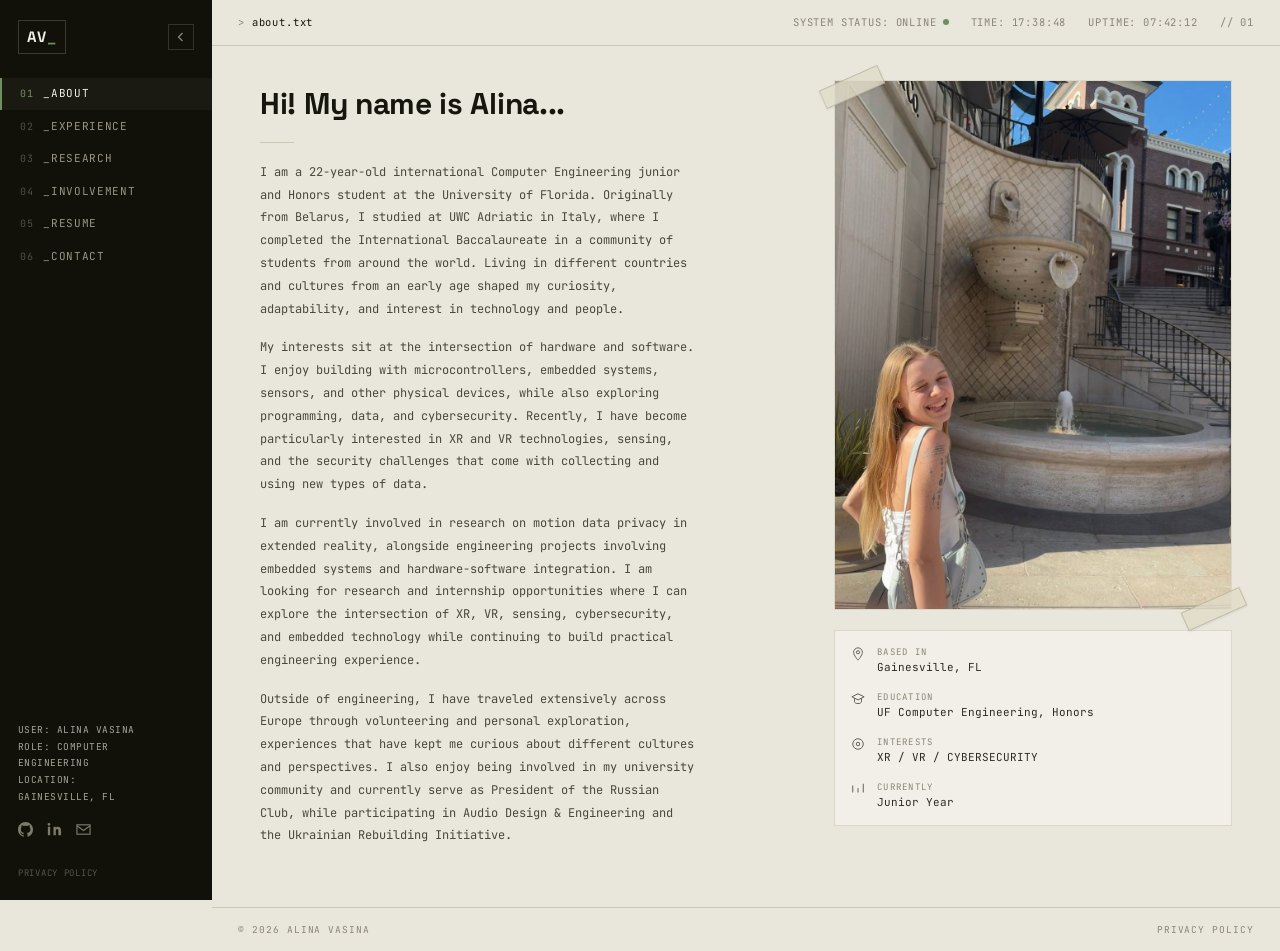
<file: index.html>
<!DOCTYPE html>
<html lang="en">
<head>
<meta charset="utf-8">
<title>Alina Vasina</title>
<meta http-equiv="refresh" content="0; url=about/">
<link rel="canonical" href="about/">
</head>
<body style="font-family:monospace;background:#E9E6DB;color:#16160F;padding:40px">
<p>Redirecting to <a href="about/">about</a>&hellip;</p>
<script>location.replace('about/');</script>
</body>
</html>
</file>
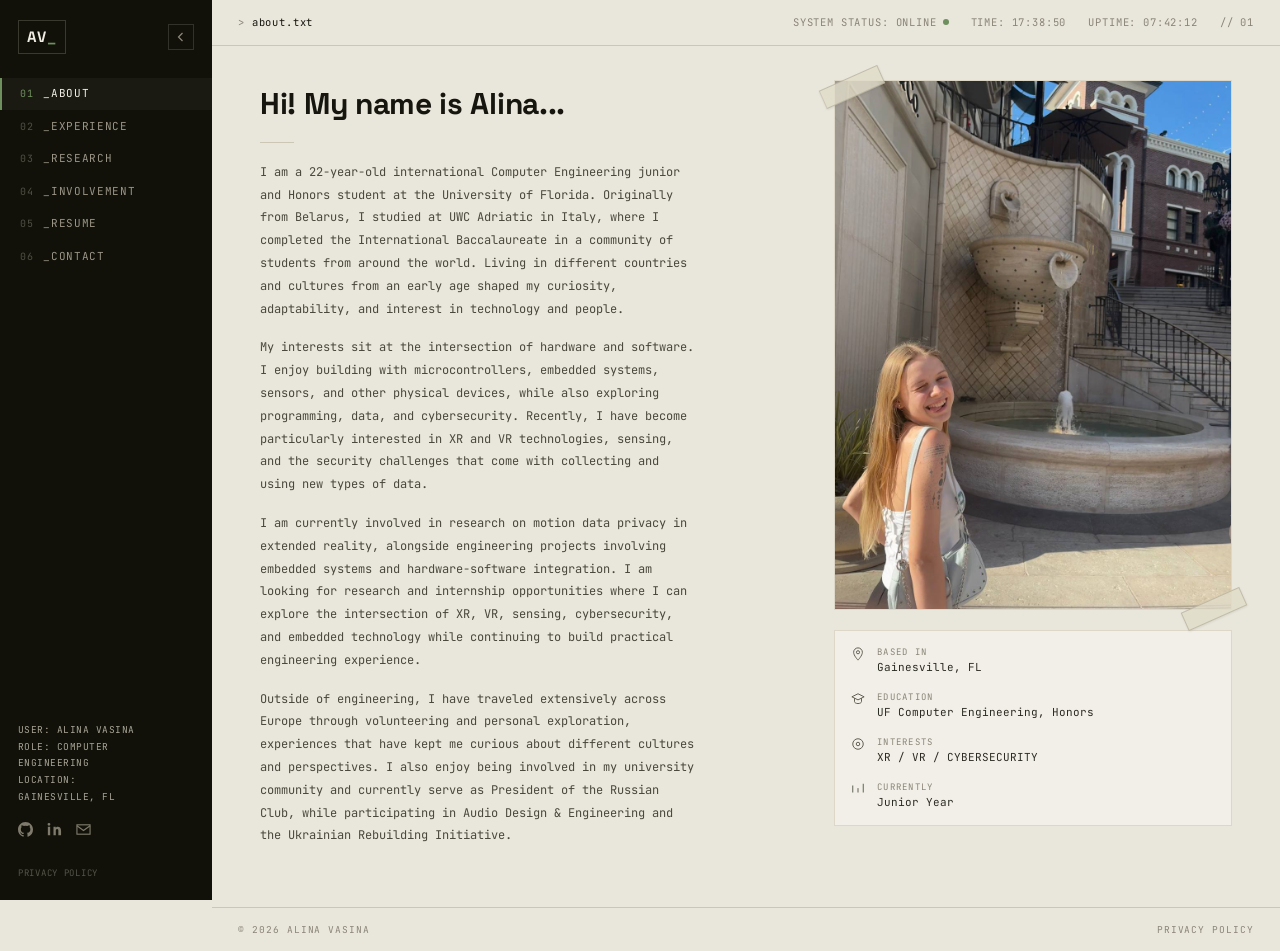
<file: about/index.html>
<!DOCTYPE html>
<html lang="en">
<head>
<meta charset="utf-8">
<meta name="viewport" content="width=device-width, initial-scale=1">
<title>About — Alina Vasina</title>
<meta name="description" content="Alina Vasina — computer engineering student in Gainesville, Florida. Projects, research and involvement.">
<link rel="preconnect" href="https://fonts.googleapis.com">
<link rel="preconnect" href="https://fonts.gstatic.com" crossorigin>
<link href="https://fonts.googleapis.com/css2?family=JetBrains+Mono:wght@400;500;700&family=Space+Grotesk:wght@500;700&display=swap" rel="stylesheet">
<link rel="stylesheet" href="../assets/css/style.css?v=2">
</head>
<body>

<div class="shell" id="shell">
  <aside class="sidebar" id="sidebar">
    <div class="sb-inner">
      <div class="brand">
        <div class="brand-mark">AV<span class="caret">_</span></div>
        <button class="sb-toggle" id="closeBtn" aria-label="Hide menu" aria-expanded="true" aria-controls="sidebar">
          <svg width="12" height="12" viewBox="0 0 12 12" fill="none" stroke="currentColor" stroke-width="1.2"><path d="M7.5 2 3.5 6l4 4"/></svg>
        </button>
      </div>

      <nav class="nav" aria-label="Sections">
        <a href="../about/" aria-current="page"><span class="idx">01</span>_ABOUT</a>
        <a href="../projects/"><span class="idx">02</span>_EXPERIENCE</a>
        <a href="../research/"><span class="idx">03</span>_RESEARCH</a>
        <a href="../involvement/"><span class="idx">04</span>_INVOLVEMENT</a>
        <a href="../resume/"><span class="idx">05</span>_RESUME</a>
        <a href="../contact/"><span class="idx">06</span>_CONTACT</a>
      </nav>

      <div class="sb-foot">
        <div class="meta">
          <b>USER: ALINA VASINA</b>
          <b>ROLE: COMPUTER</b>
          <b>ENGINEERING</b>
          <b>LOCATION:</b>
          <b>GAINESVILLE, FL</b>
        </div>
        <div class="socials">
          <a href="https://github.com/bulbiyy" aria-label="GitHub"><svg width="15" height="15" viewBox="0 0 16 16" fill="currentColor"><path d="M8 0C3.6 0 0 3.6 0 8a8 8 0 0 0 5.5 7.6c.4.1.5-.2.5-.4v-1.4c-2.2.5-2.7-1-2.7-1-.4-.9-.9-1.2-.9-1.2-.7-.5.1-.5.1-.5.8.1 1.2.8 1.2.8.7 1.2 1.9.9 2.4.7.1-.5.3-.9.5-1.1-1.8-.2-3.6-.9-3.6-3.9 0-.9.3-1.6.8-2.1-.1-.2-.4-1 .1-2.1 0 0 .7-.2 2.2.8a7.5 7.5 0 0 1 4 0c1.5-1 2.2-.8 2.2-.8.5 1.1.2 1.9.1 2.1.5.5.8 1.2.8 2.1 0 3-1.8 3.7-3.6 3.9.3.3.5.8.5 1.5v2.2c0 .2.1.5.6.4A8 8 0 0 0 16 8c0-4.4-3.6-8-8-8Z"/></svg></a>
          <a href="https://www.linkedin.com/in/alina-vasina/" aria-label="LinkedIn"><svg width="15" height="15" viewBox="0 0 16 16" fill="currentColor"><path d="M3.4 5H.9v9h2.5V5ZM2.1 1a1.5 1.5 0 1 0 0 3 1.5 1.5 0 0 0 0-3ZM15 9.3C15 6.6 13.6 5 11.6 5c-1.1 0-1.9.6-2.3 1.2V5H6.9v9h2.5V9.4c0-1.1.4-1.9 1.4-1.9s1.3.8 1.3 1.9V14H15V9.3Z"/></svg></a>
          <a href="mailto:alina.andreevna.vasina@gmail.com" aria-label="Email"><svg width="15" height="15" viewBox="0 0 16 16" fill="none" stroke="currentColor" stroke-width="1.2"><rect x="1" y="3" width="14" height="10"/><path d="m1 4 7 5 7-5"/></svg></a>
        </div>
        <div class="sb-legal"><a href="../privacy/">PRIVACY POLICY</a></div>
      </div>
    </div>
  </aside>

  <button class="scrim" id="scrim" tabindex="-1" aria-hidden="true"></button>

  <div class="main">
    <header class="topbar">
      <button class="topbar-toggle" id="openBtn" aria-label="Show menu" aria-expanded="false" aria-controls="sidebar">
        <svg width="14" height="12" viewBox="0 0 14 12" fill="none" stroke="currentColor" stroke-width="1.3"><path d="M0 1h14M0 6h14M0 11h14"/></svg>
      </button>
      <div class="path"><span class="p">&gt;</span> about.txt</div>
      <div class="pagename">ABOUT</div>
      <div class="right">
        <span>SYSTEM STATUS: ONLINE<span class="status-dot"></span></span>
        <span>TIME: <span id="clock">--:--:--</span></span>
        <span>UPTIME: <span id="uptime">--:--:--</span></span>
        <span>// 01</span>
      </div>
    </header>

    <main class="view">
      <div class="two">
        <div>
          <h1 class="h2">Hi! My name is Alina...</h1>
          <div class="rule" style="margin-bottom:18px"></div>
          <p class="sub">I am a 22-year-old international Computer Engineering junior and Honors student at the University of Florida. Originally from Belarus, I studied at UWC Adriatic in Italy, where I completed the International Baccalaureate in a community of students from around the world. Living in different countries and cultures from an early age shaped my curiosity, adaptability, and interest in technology and people.</p>
          <p class="sub">My interests sit at the intersection of hardware and software. I enjoy building with microcontrollers, embedded systems, sensors, and other physical devices, while also exploring programming, data, and cybersecurity. Recently, I have become particularly interested in XR and VR technologies, sensing, and the security challenges that come with collecting and using new types of data.</p>
          <p class="sub">I am currently involved in research on motion data privacy in extended reality, alongside engineering projects involving embedded systems and hardware-software integration. I am looking for research and internship opportunities where I can explore the intersection of XR, VR, sensing, cybersecurity, and embedded technology while continuing to build practical engineering experience.</p>
          <p class="sub">Outside of engineering, I have traveled extensively across Europe through volunteering and personal exploration, experiences that have kept me curious about different cultures and perspectives. I also enjoy being involved in my university community and currently serve as President of the Russian Club, while participating in Audio Design &amp; Engineering and the Ukrainian Rebuilding Initiative.</p>
          </div>

        <div>
          <div class="photo">
            <span class="tape tl"></span><span class="tape br"></span>
            <img src="../assets/img/about_photo.jpg" alt="Portrait of Alina Vasina" width="320" height="400">
          </div>

          <div class="info">
            <div class="r">
              <svg width="14" height="14" viewBox="0 0 16 16" fill="none" stroke="currentColor" stroke-width="1.1"><path d="M8 15s5-5.2 5-9A5 5 0 0 0 3 6c0 3.8 5 9 5 9Z"/><circle cx="8" cy="6" r="1.8"/></svg>
              <div><div class="k">BASED IN</div><div class="v">Gainesville, FL</div></div>
            </div>
            <div class="r">
              <svg width="14" height="14" viewBox="0 0 16 16" fill="none" stroke="currentColor" stroke-width="1.1"><path d="M8 2 1 5.5 8 9l7-3.5L8 2Z"/><path d="M4 7v4c0 1.2 1.8 2.2 4 2.2s4-1 4-2.2V7"/></svg>
              <div><div class="k">EDUCATION</div><div class="v">UF Computer Engineering, Honors</div></div>
            </div>
            <div class="r">
              <svg width="14" height="14" viewBox="0 0 16 16" fill="none" stroke="currentColor" stroke-width="1.1"><circle cx="8" cy="8" r="6"/><circle cx="8" cy="8" r="2"/></svg>
              <div><div class="k">INTERESTS</div><div class="v">XR / VR / CYBERSECURITY</div></div>
            </div>
            <div class="r">
              <svg width="14" height="14" viewBox="0 0 16 16" fill="none" stroke="currentColor" stroke-width="1.1"><path d="M2 12V4M8 12V7M14 12V2"/></svg>
              <div><div class="k">CURRENTLY</div><div class="v">Junior Year</div></div>
            </div>
          </div>
        </div>
      </div>

    </main>

    <footer class="pagefoot">
      <span>© 2026 ALINA VASINA</span>
      <span></span>
      <span><a href="../privacy/">PRIVACY POLICY</a></span>
    </footer>
  </div>
</div>

<div class="modal" id="modal" role="dialog" aria-modal="true" aria-label="Details" hidden>
  <div class="modal-box">
    <div class="modal-head">
      <span class="mt"></span>
      <button class="modal-close" aria-label="Close">
        <svg width="12" height="12" viewBox="0 0 12 12" fill="none" stroke="currentColor" stroke-width="1.2"><path d="M1 1l10 10M11 1L1 11"/></svg>
      </button>
    </div>
    <div class="modal-body"></div>
  </div>
</div>

<script src="../assets/js/site.js?v=2"></script>
</body>
</html>
</file>
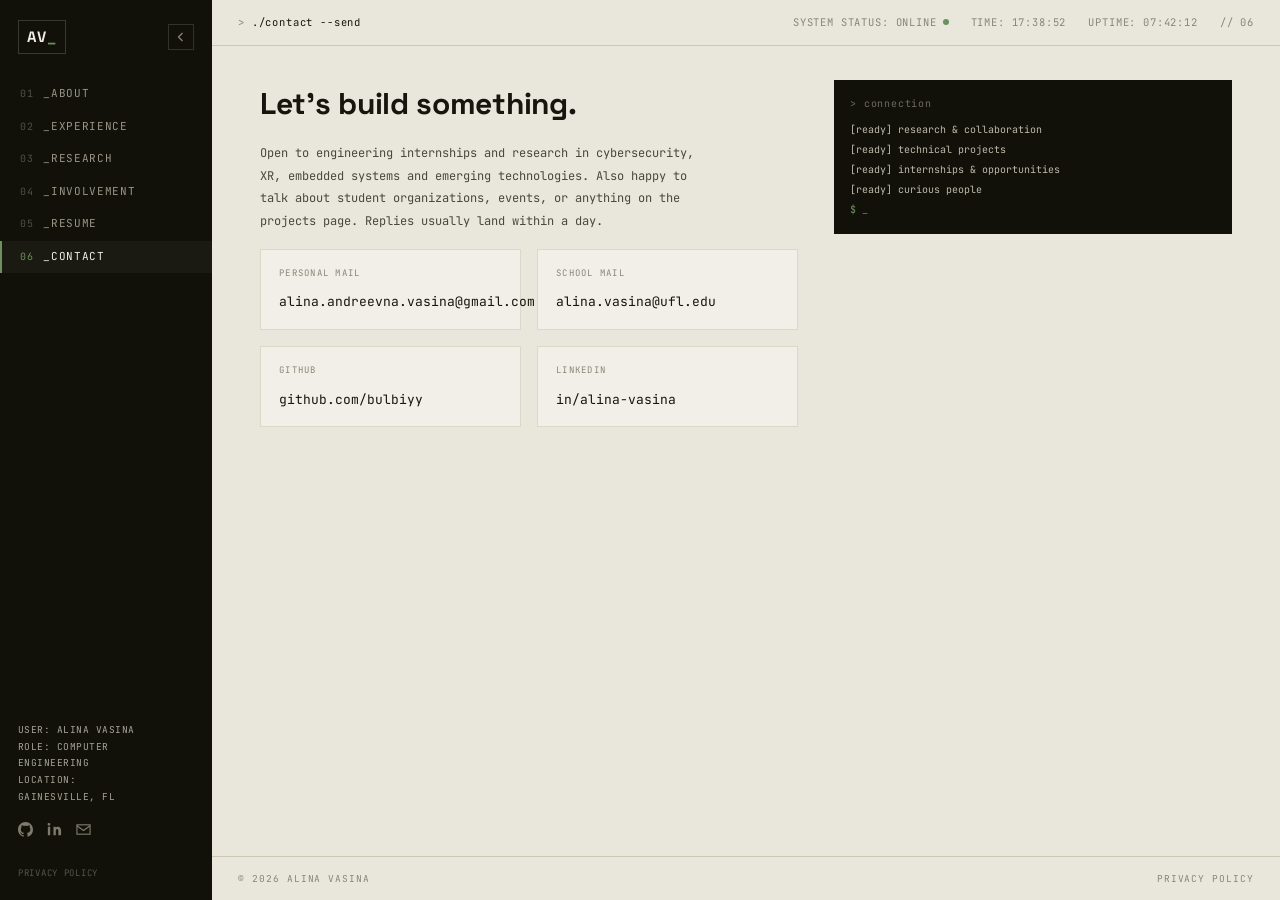
<file: contact/index.html>
<!DOCTYPE html>
<html lang="en">
<head>
<meta charset="utf-8">
<meta name="viewport" content="width=device-width, initial-scale=1">
<title>Contact — Alina Vasina</title>
<meta name="description" content="Alina Vasina — computer engineering student in Gainesville, Florida. Projects, research and involvement.">
<link rel="preconnect" href="https://fonts.googleapis.com">
<link rel="preconnect" href="https://fonts.gstatic.com" crossorigin>
<link href="https://fonts.googleapis.com/css2?family=JetBrains+Mono:wght@400;500;700&family=Space+Grotesk:wght@500;700&display=swap" rel="stylesheet">
<link rel="stylesheet" href="../assets/css/style.css?v=2">
</head>
<body>

<div class="shell" id="shell">
  <aside class="sidebar" id="sidebar">
    <div class="sb-inner">
      <div class="brand">
        <div class="brand-mark">AV<span class="caret">_</span></div>
        <button class="sb-toggle" id="closeBtn" aria-label="Hide menu" aria-expanded="true" aria-controls="sidebar">
          <svg width="12" height="12" viewBox="0 0 12 12" fill="none" stroke="currentColor" stroke-width="1.2"><path d="M7.5 2 3.5 6l4 4"/></svg>
        </button>
      </div>

      <nav class="nav" aria-label="Sections">
        <a href="../about/"><span class="idx">01</span>_ABOUT</a>
        <a href="../projects/"><span class="idx">02</span>_EXPERIENCE</a>
        <a href="../research/"><span class="idx">03</span>_RESEARCH</a>
        <a href="../involvement/"><span class="idx">04</span>_INVOLVEMENT</a>
        <a href="../resume/"><span class="idx">05</span>_RESUME</a>
        <a href="../contact/" aria-current="page"><span class="idx">06</span>_CONTACT</a>
      </nav>

      <div class="sb-foot">
        <div class="meta">
          <b>USER: ALINA VASINA</b>
          <b>ROLE: COMPUTER</b>
          <b>ENGINEERING</b>
          <b>LOCATION:</b>
          <b>GAINESVILLE, FL</b>
        </div>
        <div class="socials">
          <a href="https://github.com/bulbiyy" aria-label="GitHub"><svg width="15" height="15" viewBox="0 0 16 16" fill="currentColor"><path d="M8 0C3.6 0 0 3.6 0 8a8 8 0 0 0 5.5 7.6c.4.1.5-.2.5-.4v-1.4c-2.2.5-2.7-1-2.7-1-.4-.9-.9-1.2-.9-1.2-.7-.5.1-.5.1-.5.8.1 1.2.8 1.2.8.7 1.2 1.9.9 2.4.7.1-.5.3-.9.5-1.1-1.8-.2-3.6-.9-3.6-3.9 0-.9.3-1.6.8-2.1-.1-.2-.4-1 .1-2.1 0 0 .7-.2 2.2.8a7.5 7.5 0 0 1 4 0c1.5-1 2.2-.8 2.2-.8.5 1.1.2 1.9.1 2.1.5.5.8 1.2.8 2.1 0 3-1.8 3.7-3.6 3.9.3.3.5.8.5 1.5v2.2c0 .2.1.5.6.4A8 8 0 0 0 16 8c0-4.4-3.6-8-8-8Z"/></svg></a>
          <a href="https://www.linkedin.com/in/alina-vasina/" aria-label="LinkedIn"><svg width="15" height="15" viewBox="0 0 16 16" fill="currentColor"><path d="M3.4 5H.9v9h2.5V5ZM2.1 1a1.5 1.5 0 1 0 0 3 1.5 1.5 0 0 0 0-3ZM15 9.3C15 6.6 13.6 5 11.6 5c-1.1 0-1.9.6-2.3 1.2V5H6.9v9h2.5V9.4c0-1.1.4-1.9 1.4-1.9s1.3.8 1.3 1.9V14H15V9.3Z"/></svg></a>
          <a href="mailto:alina.andreevna.vasina@gmail.com" aria-label="Email"><svg width="15" height="15" viewBox="0 0 16 16" fill="none" stroke="currentColor" stroke-width="1.2"><rect x="1" y="3" width="14" height="10"/><path d="m1 4 7 5 7-5"/></svg></a>
        </div>
        <div class="sb-legal"><a href="../privacy/">PRIVACY POLICY</a></div>
      </div>
    </div>
  </aside>

  <button class="scrim" id="scrim" tabindex="-1" aria-hidden="true"></button>

  <div class="main">
    <header class="topbar">
      <button class="topbar-toggle" id="openBtn" aria-label="Show menu" aria-expanded="false" aria-controls="sidebar">
        <svg width="14" height="12" viewBox="0 0 14 12" fill="none" stroke="currentColor" stroke-width="1.3"><path d="M0 1h14M0 6h14M0 11h14"/></svg>
      </button>
      <div class="path"><span class="p">&gt;</span> ./contact --send</div>
      <div class="pagename">CONTACT</div>
      <div class="right">
        <span>SYSTEM STATUS: ONLINE<span class="status-dot"></span></span>
        <span>TIME: <span id="clock">--:--:--</span></span>
        <span>UPTIME: <span id="uptime">--:--:--</span></span>
        <span>// 06</span>
      </div>
    </header>

    <main class="view">
      <div class="two">
        <div>
          <h1 class="h2">Let's build something.</h1>
          <p class="sub">Open to engineering internships and research in cybersecurity, XR, embedded systems and emerging technologies. Also happy to talk about student organizations, events, or anything on the projects page. Replies usually land within a day.</p>
          <div class="contact-grid">
            <a class="cbox" href="mailto:alina.andreevna.vasina@gmail.com"><div class="k">PERSONAL MAIL</div><div class="v">alina.andreevna.vasina@gmail.com</div></a>
            <a class="cbox" href="mailto:alina.vasina@ufl.edu"><div class="k">SCHOOL MAIL</div><div class="v">alina.vasina@ufl.edu</div></a>
            <a class="cbox" href="https://github.com/bulbiyy" target="_blank" rel="noopener"><div class="k">GITHUB</div><div class="v">github.com/bulbiyy</div></a>
            <a class="cbox" href="https://www.linkedin.com/in/alina-vasina/" target="_blank" rel="noopener"><div class="k">LINKEDIN</div><div class="v">in/alina-vasina</div></a>
          </div>
        </div>
        <div>
          <div class="log">
            <div class="h">&gt; connection</div>
            [ready] research &amp; collaboration<br>
            [ready] technical projects<br>
            [ready] internships &amp; opportunities<br>
            [ready] curious people<br>
            <span style="color:#6E8F5E">$ _</span>
          </div>
        </div>

    </main>

    <footer class="pagefoot">
      <span>© 2026 ALINA VASINA</span>
      <span></span>
      <span><a href="../privacy/">PRIVACY POLICY</a></span>
    </footer>
  </div>
</div>

<div class="modal" id="modal" role="dialog" aria-modal="true" aria-label="Details" hidden>
  <div class="modal-box">
    <div class="modal-head">
      <span class="mt"></span>
      <button class="modal-close" aria-label="Close">
        <svg width="12" height="12" viewBox="0 0 12 12" fill="none" stroke="currentColor" stroke-width="1.2"><path d="M1 1l10 10M11 1L1 11"/></svg>
      </button>
    </div>
    <div class="modal-body"></div>
  </div>
</div>

<script src="../assets/js/site.js?v=2"></script>
</body>
</html>
</file>
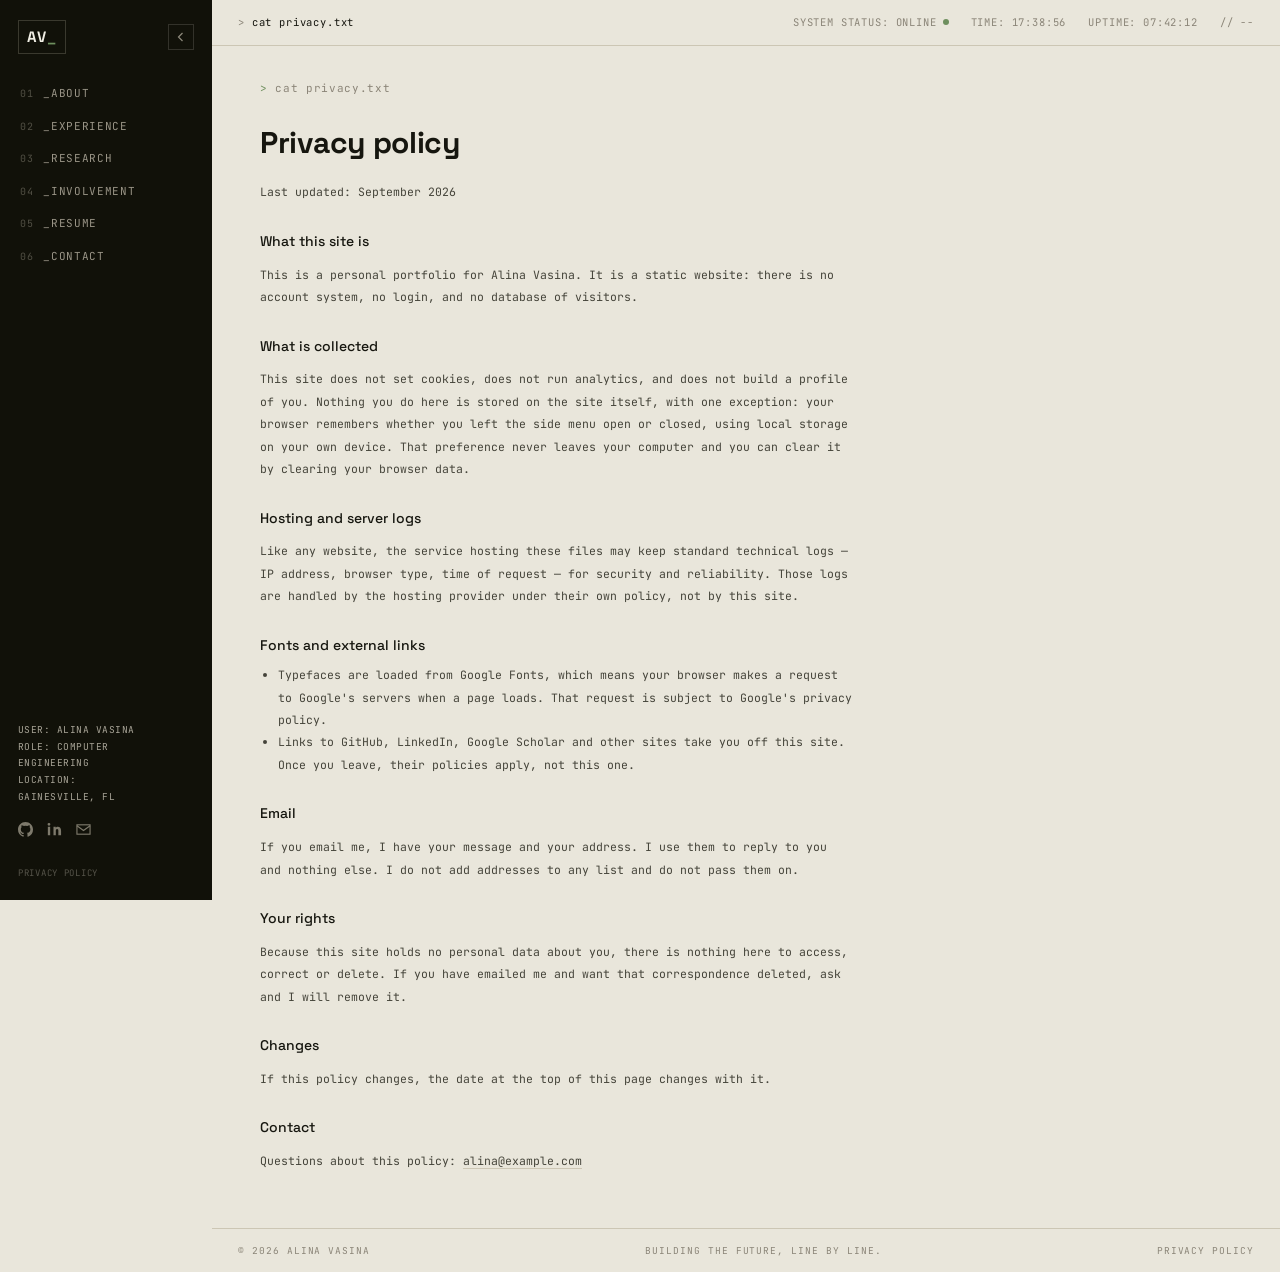
<file: privacy/index.html>
<!DOCTYPE html>
<html lang="en">
<head>
<meta charset="utf-8">
<meta name="viewport" content="width=device-width, initial-scale=1">
<title>Privacy policy — Alina Vasina</title>
<meta name="description" content="Alina Vasina — computer engineering student in Gainesville, Florida. Projects, research and involvement.">
<link rel="preconnect" href="https://fonts.googleapis.com">
<link rel="preconnect" href="https://fonts.gstatic.com" crossorigin>
<link href="https://fonts.googleapis.com/css2?family=JetBrains+Mono:wght@400;500;700&family=Space+Grotesk:wght@500;700&display=swap" rel="stylesheet">
<link rel="stylesheet" href="../assets/css/style.css?v=2">
</head>
<body>

<div class="shell" id="shell">
  <aside class="sidebar" id="sidebar">
    <div class="sb-inner">
      <div class="brand">
        <div class="brand-mark">AV<span class="caret">_</span></div>
        <button class="sb-toggle" id="closeBtn" aria-label="Hide menu" aria-expanded="true" aria-controls="sidebar">
          <svg width="12" height="12" viewBox="0 0 12 12" fill="none" stroke="currentColor" stroke-width="1.2"><path d="M7.5 2 3.5 6l4 4"/></svg>
        </button>
      </div>

      <nav class="nav" aria-label="Sections">
        <a href="../about/"><span class="idx">01</span>_ABOUT</a>
        <a href="../projects/"><span class="idx">02</span>_EXPERIENCE</a>
        <a href="../research/"><span class="idx">03</span>_RESEARCH</a>
        <a href="../involvement/"><span class="idx">04</span>_INVOLVEMENT</a>
        <a href="../resume/"><span class="idx">05</span>_RESUME</a>
        <a href="../contact/"><span class="idx">06</span>_CONTACT</a>
      </nav>

      <div class="sb-foot">
        <div class="meta">
          <b>USER: ALINA VASINA</b>
          <b>ROLE: COMPUTER</b>
          <b>ENGINEERING</b>
          <b>LOCATION:</b>
          <b>GAINESVILLE, FL</b>
        </div>
        <div class="socials">
          <a href="https://github.com/bulbiyy" aria-label="GitHub"><svg width="15" height="15" viewBox="0 0 16 16" fill="currentColor"><path d="M8 0C3.6 0 0 3.6 0 8a8 8 0 0 0 5.5 7.6c.4.1.5-.2.5-.4v-1.4c-2.2.5-2.7-1-2.7-1-.4-.9-.9-1.2-.9-1.2-.7-.5.1-.5.1-.5.8.1 1.2.8 1.2.8.7 1.2 1.9.9 2.4.7.1-.5.3-.9.5-1.1-1.8-.2-3.6-.9-3.6-3.9 0-.9.3-1.6.8-2.1-.1-.2-.4-1 .1-2.1 0 0 .7-.2 2.2.8a7.5 7.5 0 0 1 4 0c1.5-1 2.2-.8 2.2-.8.5 1.1.2 1.9.1 2.1.5.5.8 1.2.8 2.1 0 3-1.8 3.7-3.6 3.9.3.3.5.8.5 1.5v2.2c0 .2.1.5.6.4A8 8 0 0 0 16 8c0-4.4-3.6-8-8-8Z"/></svg></a>
          <a href="https://www.linkedin.com/in/alina-vasina/" aria-label="LinkedIn"><svg width="15" height="15" viewBox="0 0 16 16" fill="currentColor"><path d="M3.4 5H.9v9h2.5V5ZM2.1 1a1.5 1.5 0 1 0 0 3 1.5 1.5 0 0 0 0-3ZM15 9.3C15 6.6 13.6 5 11.6 5c-1.1 0-1.9.6-2.3 1.2V5H6.9v9h2.5V9.4c0-1.1.4-1.9 1.4-1.9s1.3.8 1.3 1.9V14H15V9.3Z"/></svg></a>
          <a href="mailto:alina.andreevna.vasina@gmail.com" aria-label="Email"><svg width="15" height="15" viewBox="0 0 16 16" fill="none" stroke="currentColor" stroke-width="1.2"><rect x="1" y="3" width="14" height="10"/><path d="m1 4 7 5 7-5"/></svg></a>
        </div>
        <div class="sb-legal"><a href="../privacy/">PRIVACY POLICY</a></div>
      </div>
    </div>
  </aside>

  <button class="scrim" id="scrim" tabindex="-1" aria-hidden="true"></button>

  <div class="main">
    <header class="topbar">
      <button class="topbar-toggle" id="openBtn" aria-label="Show menu" aria-expanded="false" aria-controls="sidebar">
        <svg width="14" height="12" viewBox="0 0 14 12" fill="none" stroke="currentColor" stroke-width="1.3"><path d="M0 1h14M0 6h14M0 11h14"/></svg>
      </button>
      <div class="path"><span class="p">&gt;</span> cat privacy.txt</div>
      <div class="pagename">PRIVACY</div>
      <div class="right">
        <span>SYSTEM STATUS: ONLINE<span class="status-dot"></span></span>
        <span>TIME: <span id="clock">--:--:--</span></span>
        <span>UPTIME: <span id="uptime">--:--:--</span></span>
        <span>// --</span>
      </div>
    </header>

    <main class="view">
      <div class="prompt"><span class="c">&gt;</span> cat privacy.txt</div>
      <div class="prose">
        <h1 class="h2">Privacy policy</h1>
        <p class="sub">Last updated: September 2026</p>

        <h3>What this site is</h3>
        <p>This is a personal portfolio for Alina Vasina. It is a static website: there is no account system, no login, and no database of visitors.</p>

        <h3>What is collected</h3>
        <p>This site does not set cookies, does not run analytics, and does not build a profile of you. Nothing you do here is stored on the site itself, with one exception: your browser remembers whether you left the side menu open or closed, using local storage on your own device. That preference never leaves your computer and you can clear it by clearing your browser data.</p>

        <h3>Hosting and server logs</h3>
        <p>Like any website, the service hosting these files may keep standard technical logs — IP address, browser type, time of request — for security and reliability. Those logs are handled by the hosting provider under their own policy, not by this site.</p>

        <h3>Fonts and external links</h3>
        <ul>
          <li>Typefaces are loaded from Google Fonts, which means your browser makes a request to Google's servers when a page loads. That request is subject to Google's privacy policy.</li>
          <li>Links to GitHub, LinkedIn, Google Scholar and other sites take you off this site. Once you leave, their policies apply, not this one.</li>
        </ul>

        <h3>Email</h3>
        <p>If you email me, I have your message and your address. I use them to reply to you and nothing else. I do not add addresses to any list and do not pass them on.</p>

        <h3>Your rights</h3>
        <p>Because this site holds no personal data about you, there is nothing here to access, correct or delete. If you have emailed me and want that correspondence deleted, ask and I will remove it.</p>

        <h3>Changes</h3>
        <p>If this policy changes, the date at the top of this page changes with it.</p>

        <h3>Contact</h3>
        <p>Questions about this policy: <a href="mailto:alina@example.com" style="border-bottom:1px solid var(--line)">alina@example.com</a></p>
      </div>

    </main>

    <footer class="pagefoot">
      <span>© 2026 ALINA VASINA</span>
      <span>BUILDING THE FUTURE, LINE BY LINE.</span>
      <span><a href="../privacy/">PRIVACY POLICY</a></span>
    </footer>
  </div>
</div>

<div class="modal" id="modal" role="dialog" aria-modal="true" aria-label="Details" hidden>
  <div class="modal-box">
    <div class="modal-head">
      <span class="mt"></span>
      <button class="modal-close" aria-label="Close">
        <svg width="12" height="12" viewBox="0 0 12 12" fill="none" stroke="currentColor" stroke-width="1.2"><path d="M1 1l10 10M11 1L1 11"/></svg>
      </button>
    </div>
    <div class="modal-body"></div>
  </div>
</div>

<script src="../assets/js/site.js?v=2"></script>
</body>
</html>
</file>
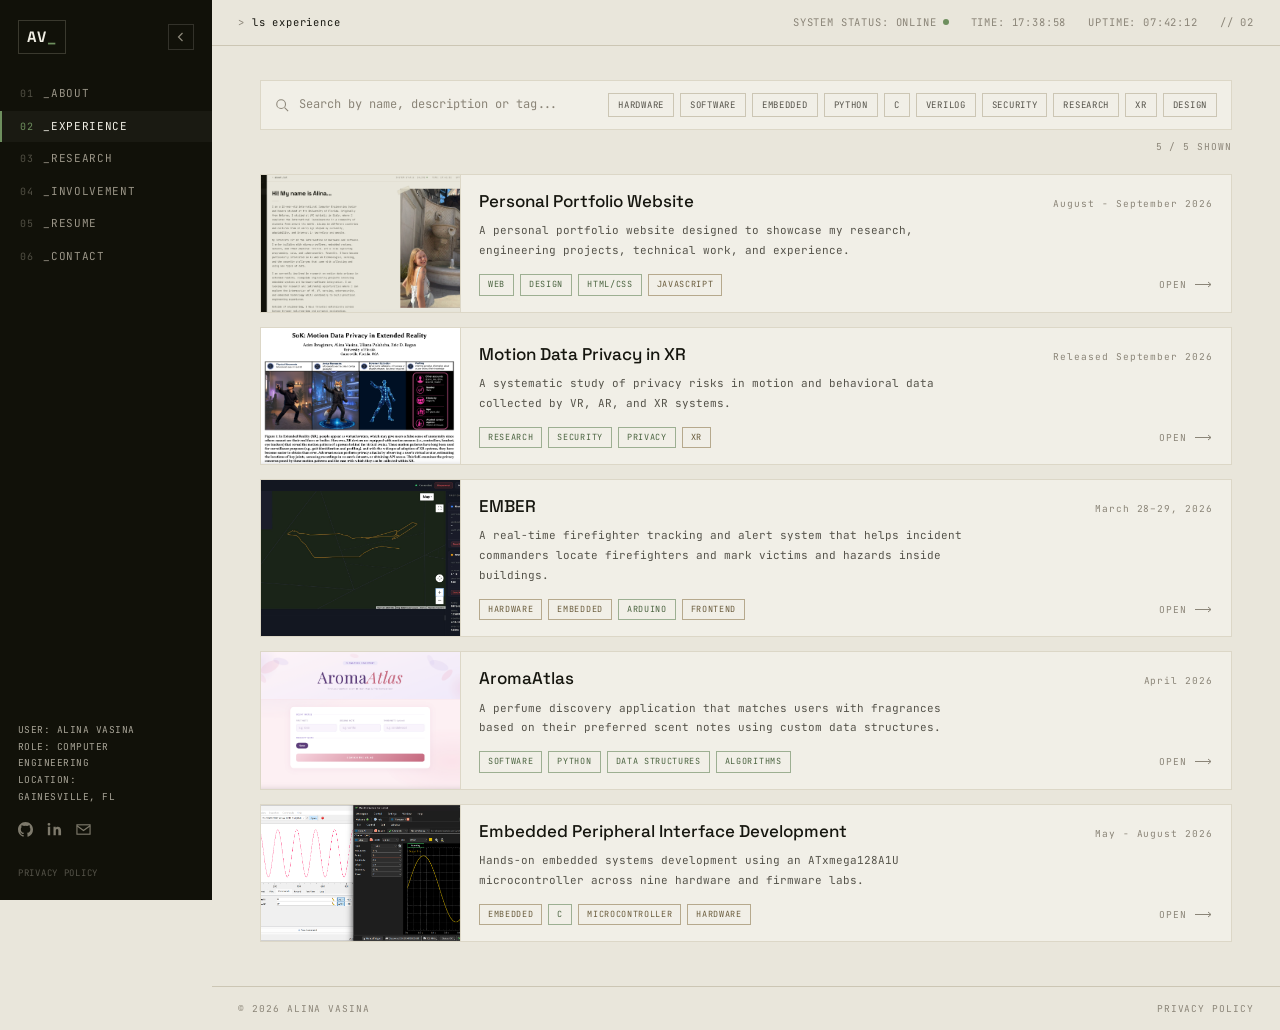
<file: projects/index.html>
<!DOCTYPE html>
<html lang="en">
<head>
<meta charset="utf-8">
<meta name="viewport" content="width=device-width, initial-scale=1">
<title>Experience — Alina Vasina</title>
<meta name="description" content="Alina Vasina — computer engineering student in Gainesville, Florida. Projects, research and involvement.">
<link rel="preconnect" href="https://fonts.googleapis.com">
<link rel="preconnect" href="https://fonts.gstatic.com" crossorigin>
<link href="https://fonts.googleapis.com/css2?family=JetBrains+Mono:wght@400;500;700&family=Space+Grotesk:wght@500;700&display=swap" rel="stylesheet">
<link rel="stylesheet" href="../assets/css/style.css?v=2">
</head>
<body>

<div class="shell" id="shell">
  <aside class="sidebar" id="sidebar">
    <div class="sb-inner">
      <div class="brand">
        <div class="brand-mark">AV<span class="caret">_</span></div>
        <button class="sb-toggle" id="closeBtn" aria-label="Hide menu" aria-expanded="true" aria-controls="sidebar">
          <svg width="12" height="12" viewBox="0 0 12 12" fill="none" stroke="currentColor" stroke-width="1.2"><path d="M7.5 2 3.5 6l4 4"/></svg>
        </button>
      </div>

      <nav class="nav" aria-label="Sections">
        <a href="../about/"><span class="idx">01</span>_ABOUT</a>
        <a href="../projects/" aria-current="page"><span class="idx">02</span>_EXPERIENCE</a>
        <a href="../research/"><span class="idx">03</span>_RESEARCH</a>
        <a href="../involvement/"><span class="idx">04</span>_INVOLVEMENT</a>
        <a href="../resume/"><span class="idx">05</span>_RESUME</a>
        <a href="../contact/"><span class="idx">06</span>_CONTACT</a>
      </nav>

      <div class="sb-foot">
        <div class="meta">
          <b>USER: ALINA VASINA</b>
          <b>ROLE: COMPUTER</b>
          <b>ENGINEERING</b>
          <b>LOCATION:</b>
          <b>GAINESVILLE, FL</b>
        </div>
        <div class="socials">
          <a href="https://github.com/bulbiyy" aria-label="GitHub"><svg width="15" height="15" viewBox="0 0 16 16" fill="currentColor"><path d="M8 0C3.6 0 0 3.6 0 8a8 8 0 0 0 5.5 7.6c.4.1.5-.2.5-.4v-1.4c-2.2.5-2.7-1-2.7-1-.4-.9-.9-1.2-.9-1.2-.7-.5.1-.5.1-.5.8.1 1.2.8 1.2.8.7 1.2 1.9.9 2.4.7.1-.5.3-.9.5-1.1-1.8-.2-3.6-.9-3.6-3.9 0-.9.3-1.6.8-2.1-.1-.2-.4-1 .1-2.1 0 0 .7-.2 2.2.8a7.5 7.5 0 0 1 4 0c1.5-1 2.2-.8 2.2-.8.5 1.1.2 1.9.1 2.1.5.5.8 1.2.8 2.1 0 3-1.8 3.7-3.6 3.9.3.3.5.8.5 1.5v2.2c0 .2.1.5.6.4A8 8 0 0 0 16 8c0-4.4-3.6-8-8-8Z"/></svg></a>
          <a href="https://www.linkedin.com/in/alina-vasina/" aria-label="LinkedIn"><svg width="15" height="15" viewBox="0 0 16 16" fill="currentColor"><path d="M3.4 5H.9v9h2.5V5ZM2.1 1a1.5 1.5 0 1 0 0 3 1.5 1.5 0 0 0 0-3ZM15 9.3C15 6.6 13.6 5 11.6 5c-1.1 0-1.9.6-2.3 1.2V5H6.9v9h2.5V9.4c0-1.1.4-1.9 1.4-1.9s1.3.8 1.3 1.9V14H15V9.3Z"/></svg></a>
          <a href="mailto:alina.andreevna.vasina@gmail.com" aria-label="Email"><svg width="15" height="15" viewBox="0 0 16 16" fill="none" stroke="currentColor" stroke-width="1.2"><rect x="1" y="3" width="14" height="10"/><path d="m1 4 7 5 7-5"/></svg></a>
        </div>
        <div class="sb-legal"><a href="../privacy/">PRIVACY POLICY</a></div>
      </div>
    </div>
  </aside>

  <button class="scrim" id="scrim" tabindex="-1" aria-hidden="true"></button>

  <div class="main">
    <header class="topbar">
      <button class="topbar-toggle" id="openBtn" aria-label="Show menu" aria-expanded="false" aria-controls="sidebar">
        <svg width="14" height="12" viewBox="0 0 14 12" fill="none" stroke="currentColor" stroke-width="1.3"><path d="M0 1h14M0 6h14M0 11h14"/></svg>
      </button>
      <div class="path"><span class="p">&gt;</span> ls experience</div>
      <div class="pagename">EXPERIENCE</div>
      <div class="right">
        <span>SYSTEM STATUS: ONLINE<span class="status-dot"></span></span>
        <span>TIME: <span id="clock">--:--:--</span></span>
        <span>UPTIME: <span id="uptime">--:--:--</span></span>
        <span>// 02</span>
      </div>
    </header>

    <main class="view">
      <div class="toolbar">
        <label class="search">
          <svg width="14" height="14" viewBox="0 0 16 16" fill="none" stroke="currentColor" stroke-width="1.2"><circle cx="7" cy="7" r="5"/><path d="m11 11 4 4"/></svg>
          <input id="search" type="search" aria-label="Search projects" placeholder="Search by name, description or tag..." autocomplete="off">
        </label>
        <div class="filters"><button data-tag="hardware" aria-pressed="false">HARDWARE</button><button data-tag="software" aria-pressed="false">SOFTWARE</button><button data-tag="embedded" aria-pressed="false">EMBEDDED</button><button data-tag="python" aria-pressed="false">PYTHON</button><button data-tag="c" aria-pressed="false">C</button><button data-tag="verilog" aria-pressed="false">VERILOG</button><button data-tag="security" aria-pressed="false">SECURITY</button><button data-tag="research" aria-pressed="false">RESEARCH</button><button data-tag="xr" aria-pressed="false">XR</button><button data-tag="design" aria-pressed="false">DESIGN</button></div>
      </div>
      <p class="count" id="count"></p>

      <div class="rows">




        <article class="row" tabindex="0" role="button" data-modal="p1" data-title="project/personal_portfolio_website"
        data-tags="web,design,html,css,javascript,ai" data-search="Personal Portfolio Website web design HTML CSS JavaScript AI moodboard portfolio">
        <div class="shot"><img src="../assets/img/portfolio.png" alt="Personal portfolio website"></div>
        <div class="rbody">
          <div class="rhead"><span class="h3">Personal Portfolio Website</span><span class="year">August - September 2026</span></div>
          <p>A personal portfolio website designed to showcase my research, engineering projects, technical work, and experience.</p>
          <div class="rfoot">
            <div class="tags"><span class="tag sw">WEB</span><span class="tag sw">DESIGN</span><span class="tag sw">HTML/CSS</span><span class="tag hw">JAVASCRIPT</span></div>
            <span class="open">OPEN <svg width="18" height="7" viewBox="0 0 18 7" fill="none" stroke="currentColor" stroke-width="1"><path d="M0 3.5h16M13 1l3 2.5L13 6"/></svg></span>
          </div>
        </div>
      
        <div class="detail" hidden>
          <h2 class="h2">Personal Portfolio Website</h2>
          <div class="tags"><span class="tag sw">WEB</span><span class="tag sw">DESIGN</span><span class="tag sw">HTML/CSS</span><span class="tag hw">JAVASCRIPT</span><span class="tag hw">AI</span></div>
      
          <p style="margin-top:16px"><a href="https://bulbiyy.github.io/about/" target="_blank" rel="noopener">VIEW WEBSITE →</a></p>
      
          <p>A personal portfolio website designed and developed to showcase my research, engineering projects, technical skills, and experience.</p>
          <p>The website was built using <strong>HTML, CSS, and JavaScript</strong>, with a focus on responsive design, accessibility, interactive project sections, and a visual style that reflects my interests in engineering and technology.</p>
          <p>I developed the visual direction from a <strong>moodboard</strong> and used <strong>AI to explore and refine design details</strong>, including layout ideas, typography, and interface elements. I then implemented and adapted these ideas directly into the website.</p>
      
          <div class="gallery">
            <img src="../assets/img/portfolio.png" alt="Portfolio homepage">
            <img src="../assets/img/portfolio-2.png" alt="Portfolio involment section">
            <img src="../assets/img/portfolio-3.png" alt="Portfolio initial design">
          </div>
      
        </div>
      </article>






        <article class="row" tabindex="0" role="button" data-modal="p1" data-title="project/xr_cybersecurity_research_rig"
          data-tags="research,security,python,xr" data-search="SoK Motion Data Privacy in Extended Reality XR privacy cybersecurity motion data research 134 papers">
          <div class="shot"><img src="../assets/img/research.png" alt="Motion Data Privacy in Extended Reality research"></div>
          <div class="rbody">
            <div class="rhead"><span class="h3">Motion Data Privacy in XR</span><span class="year"> Released September 2026</span></div>
            <p>A systematic study of privacy risks in motion and behavioral data collected by VR, AR, and XR systems.</p>
            <div class="rfoot">
              <div class="tags"><span class="tag sw">RESEARCH</span><span class="tag sw">SECURITY</span><span class="tag sw">PRIVACY</span><span class="tag hw">XR</span></div>
              <span class="open">OPEN <svg width="18" height="7" viewBox="0 0 18 7" fill="none" stroke="currentColor" stroke-width="1"><path d="M0 3.5h16M13 1l3 2.5L13 6"/></svg></span>
            </div>
          </div>

          <div class="detail" hidden>
            <h2 class="h2">Motion Data Privacy in XR</h2>
            <div class="tags">
              <span class="tag sw">RESEARCH</span>
              <span class="tag sw">SECURITY</span>
              <span class="tag sw">PRIVACY</span>
              <span class="tag hw">XR</span>
            </div>
            <a href="https://arxiv.org/pdf/2609.00711" target="_blank" rel="noopener">READ THE PAPER →</a>

            <p> <strong> “SoK: Motion Data Privacy in Extended Reality”</strong> is a systematic study of privacy risks associated with motion and behavioral data collected by Extended Reality (XR) systems.</p>
            <p> We analyzed <strong>134 research papers</strong> to examine the types of motion data collected and studied, the privacy risks they introduce, existing attacks and defenses, and gaps in current research.</p>
            <p> My contribution focused on reviewing and analyzing existing research, examining different motion-data modalities and privacy threats, and helping organize the current state of research in XR privacy and security.</p>
            <div class="specs">
              <div>
                <div class="k">PAPERS ANALYZED</div>
                <div class="v">134</div>
              </div>
              <div>
                <div class="k">TOPIC</div>
                <div class="v">XR PRIVACY</div>
              </div>
            </div>
            <p style="margin-top:16px">
              <strong>Research team:</strong> Azim Ibragimov, Alina Vasina, Uliana Polshcha, Eric Ragan
            </p>
            <p style="margin-top:16px">
            </p>
          </div>
        </article>



        <article class="row" tabindex="0" role="button" data-modal="p0" data-title="project/ember"
          data-tags="hardware,embedded,c,iot" data-search="EMBER Emergency Monitor for Building Evacuation and Rescue firefighter tracking system indoor positioning dead reckoning hackathon hardware embedded C IoT">
          <div class="shot"><img src="../assets/img/ember.jpeg" alt="EMBER firefighter tracking and alert system"></div>
          <div class="rbody">
            <div class="rhead"><span class="h3">EMBER</span><span class="year">March 28–29, 2026</span></div>
            <p>A real-time firefighter tracking and alert system that helps incident commanders locate firefighters and mark victims and hazards inside buildings.</p>
            <div class="rfoot">
              <div class="tags"><span class="tag hw">HARDWARE</span><span class="tag hw">EMBEDDED</span><span class="tag sw">ARDUINO</span><span class="tag hw">FRONTEND</span></div>
              <span class="open">OPEN <svg width="18" height="7" viewBox="0 0 18 7" fill="none" stroke="currentColor" stroke-width="1"><path d="M0 3.5h16M13 1l3 2.5L13 6"/></svg></span>
            </div>
          </div>
          <div class="detail" hidden>
            <h2 class="h2">EMBER</h2>
            <div class="tags"><span class="tag hw">HARDWARE</span><span class="tag hw">EMBEDDED</span><span class="tag sw">ARDUINO</span><span class="tag hw">FRONTEND</span></div>
            <p style="margin-top:16px"><a href="https://github.com/yuxuantao12/ember" target="_blank" rel="noopener">VIEW ON GITHUB →</a></p>

            <p>EMBER (Emergency Monitor for Building Evacuation and Rescue) is a real-time firefighter tracking and alert system designed for emergency response inside buildings, where GPS becomes unreliable or unavailable.</p>
            <p>Each firefighter wears a sensor node built with an Arduino Nano, GPS, IMU, and NRF24L01 wireless radio. The system continuously transmits heading, position, and battery data to a central base station. When GPS is unavailable indoors, EMBER uses IMU-based dead reckoning, combining compass heading and step detection to estimate movement.</p>
            <p>Firefighters can also use dedicated buttons to report a victim, mark a cleared room, or flag a dangerous area. These alerts are transmitted to a browser-based command dashboard, where an incident commander can see firefighter locations on a floor plan and monitor reported hazards in real time.</p>
            <p>My work spanned the hardware and software integration of the system, including the overall architecture, browser dashboard, Web Serial communication, microcontroller configuration, and the serial JSON protocol connecting the base station to the dashboard.</p>

            <div class="specs">
              <div><div class="k">AWARD</div><div class="v">1ST PLACE</div></div>
              <div><div class="k">EVENT</div><div class="v">UF AACE HARDWARE HACKATHON</div></div>
            </div>

            <div class="gallery">
              <img src="../assets/img/ember.jpeg" alt="EMBER system overview">
              <img src="../assets/img/ember-2.jpeg" alt="EMBER wearable sensor node">
              <img src="../assets/img/ember-3.jpeg" alt="EMBER command dashboard">
              <img src="../assets/img/ember-4.jpeg" alt="EMBER hardware and prototype">
            </div>

          </div>
        </article>




        <article class="row" tabindex="0" role="button" data-modal="p2" data-title="project/aromaatlas"
          data-tags="software,python,data-structures,algorithms" data-search="AromaAtlas perfume recommendation search application data structures hash map trie Python Flask">
          <div class="shot"><img src="../assets/img/aromaatlas.png" alt="AromaAtlas perfume recommendation application"></div>
          <div class="rbody">
            <div class="rhead"><span class="h3">AromaAtlas</span><span class="year">April 2026</span></div>
            <p>A perfume discovery application that matches users with fragrances based on their preferred scent notes using custom data structures.</p>
            <div class="rfoot">
              <div class="tags"><span class="tag sw">SOFTWARE</span><span class="tag sw">PYTHON</span><span class="tag sw">DATA STRUCTURES</span><span class="tag sw">ALGORITHMS</span></div>
              <span class="open">OPEN <svg width="18" height="7" viewBox="0 0 18 7" fill="none" stroke="currentColor" stroke-width="1"><path d="M0 3.5h16M13 1l3 2.5L13 6"/></svg></span>
            </div>
          </div>
      <div class="detail" hidden>
        <h2 class="h2">AromaAtlas</h2>
        <div class="tags">
          <span class="tag sw">SOFTWARE</span>
          <span class="tag sw">PYTHON</span>
          <span class="tag sw">DATA STRUCTURES</span>
          <span class="tag sw">ALGORITHMS</span>
        </div>
        <a href="https://github.com/bulbiyy/project2_dsa" target="_blank" rel="noopener">VIEW ON GITHUB →</a>
        <p> AromaAtlas is a perfume discovery application that helps users find fragrances based on their preferred scent notes. Users can enter multiple notes and optionally select one as a priority, then receive perfume recommendations organized by how closely they match their preferences. </p>
        <p> This was a <strong>top 3 group project in my Data Structures course</strong>. I worked on implementing the data structures and search logic behind the application, including the <strong>Hash Map and Trie</strong> implementations used to organize and search perfume data. </p>
        <p> The application compares the two data structures and displays their search performance, allowing us to evaluate how different implementations handle the same recommendation task. </p>

        <div class="specs">
          <div>
            <div class="k">ACHIEVEMENT</div>
            <div class="v">TOP 3 IN THE CLASS</div>
          </div>
          <div>
            <div class="k">COURSE</div>
            <div class="v">DATA STRUCTURES</div>
          </div>
        </div>

        <div class="gallery">
          <img src="../assets/img/aromaatlas.png" alt="AromaAtlas application">
          <img src="../assets/img/aromaatlas-2.png" alt="AromaAtlas search interface">
        </div>

        <p style="margin-top:16px">
        </p>
      </div>
    </article>


    <article class="row" tabindex="0" role="button" data-modal="p3" data-title="project/embedded_peripheral_interface_development"
    data-tags="embedded,c,avr,microcontroller" data-search="Embedded Peripheral Interface Development ATxmega128A1U C SPI USART ADC DAC DMA timers interrupts Event System EBI IMU sensors">
    <div class="shot"><img src="../assets/img/embedded.png" alt="Embedded Peripheral Interface Development"></div>
    <div class="rbody">
      <div class="rhead"><span class="h3">Embedded Peripheral Interface Development</span><span class="year">May - August 2026</span></div>
      <p>Hands-on embedded systems development using an ATxmega128A1U microcontroller across nine hardware and firmware labs.</p>
      <div class="rfoot">
        <div class="tags">
          <span class="tag hw">EMBEDDED</span>
          <span class="tag sw">C</span>
          <span class="tag hw">MICROCONTROLLER</span>
          <span class="tag hw">HARDWARE</span>
        </div>
        <span class="open">OPEN <svg width="18" height="7" viewBox="0 0 18 7" fill="none" stroke="currentColor" stroke-width="1"><path d="M0 3.5h16M13 1l3 2.5L13 6"/></svg></span>
      </div>
    </div>

    <div class="detail" hidden>
      <h2 class="h2">Embedded Peripheral Interface Development</h2>

      <div class="tags">
        <span class="tag hw">EMBEDDED</span>
        <span class="tag sw">C</span>
        <span class="tag hw">MICROCONTROLLER</span>
        <span class="tag hw">HARDWARE</span>
      </div>

      <p> A nine-lab embedded systems project focused on developing firmware for the <strong>ATxmega128A1U</strong> microcontroller and interfacing it with external hardware and peripherals. </p>
      <p> I developed embedded applications in C using <strong>SPI, USART, ADC, DAC, DMA, timers, interrupts, and the Event System</strong>. The labs covered digital I/O and switch debouncing, timer and frequency measurement, the External Bus Interface (EBI), asynchronous serial communication, SPI communication with an IMU, ADC-based sensor acquisition, and DAC/DMA waveform generation. </p>
      <p> I also worked with sensors and peripherals including the <strong>LSM6DSL/LSM6DS3TR IMU</strong>, photoresistors, SRAM, and audio hardware. I used oscilloscopes, serial communication tools, and waveform analysis to test and debug the hardware and verify timing, communication, and peripheral functionality. </p>

      <div class="specs">
        <div>
          <div class="k">LABS</div>
          <div class="v">9</div>
        </div>
        <div>
          <div class="k">MCU</div>
          <div class="v">ATxmega128A1U</div>
        </div>
        <div>
          <div class="k">LANGUAGE</div>
          <div class="v">C</div>
        </div>
      </div>

      <div class="gallery">
        <img src="../assets/img/embedded.png" alt="Embedded systems lab">
        <img src="../assets/img/embedded-2.png" alt="ATxmega128A1U embedded systems work">
        <img src="../assets/img/embedded-3.png" alt="SPI and IMU lab">
      </div>
    </div>
  </article>

      </div>
      <div class="empty hide" id="empty">Nothing matches that filter. Clear the search or the active tag.</div>

    </main>

    <footer class="pagefoot">
      <span>© 2026 ALINA VASINA</span>
      <span></span>
      <span><a href="../privacy/">PRIVACY POLICY</a></span>
    </footer>
  </div>
</div>

<div class="modal" id="modal" role="dialog" aria-modal="true" aria-label="Details" hidden>
  <div class="modal-box">
    <div class="modal-head">
      <span class="mt"></span>
      <button class="modal-close" aria-label="Close">
        <svg width="12" height="12" viewBox="0 0 12 12" fill="none" stroke="currentColor" stroke-width="1.2"><path d="M1 1l10 10M11 1L1 11"/></svg>
      </button>
    </div>
    <div class="modal-body"></div>
  </div>
</div>

<script src="../assets/js/site.js?v=2"></script>
</body>
</html>
</file>
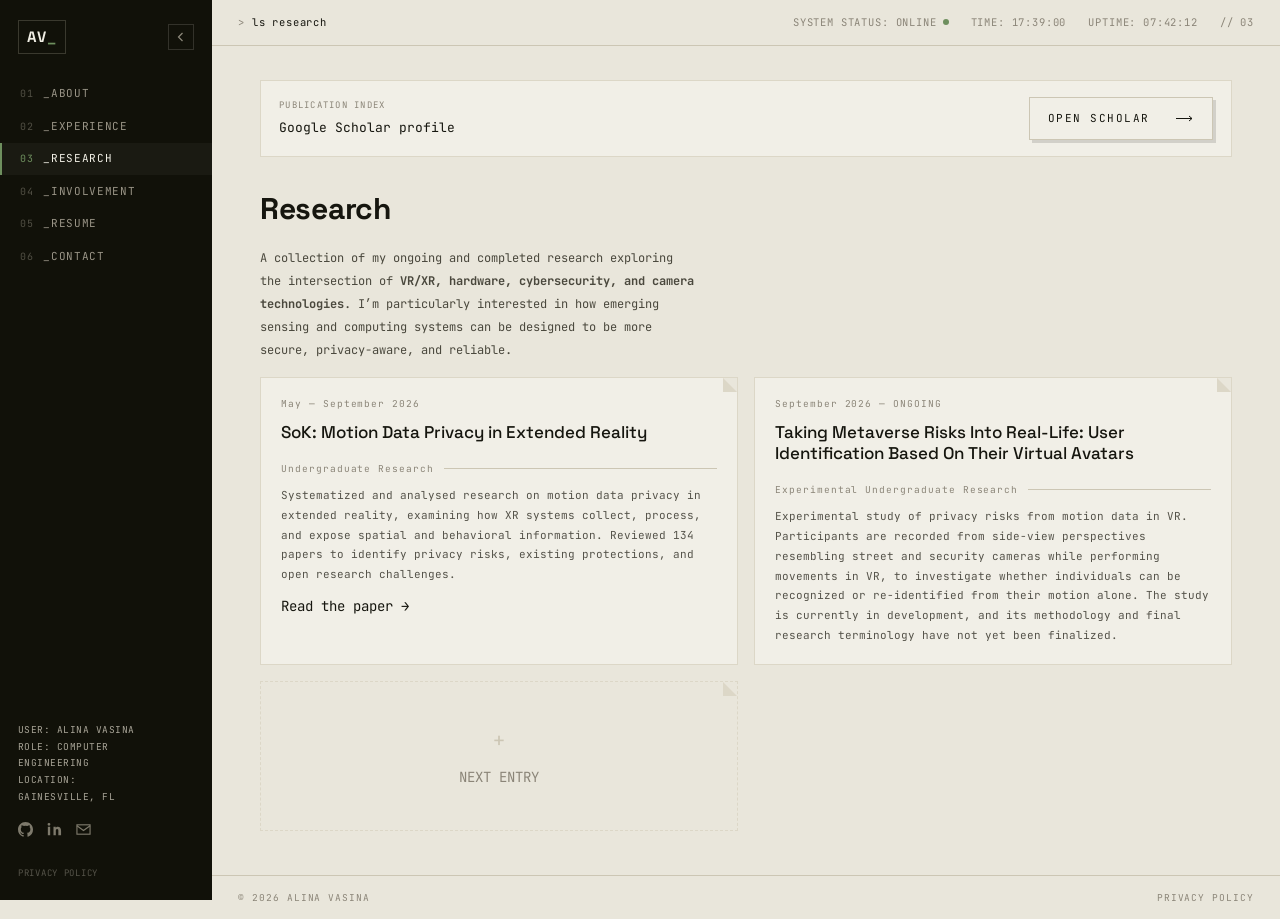
<file: research/index.html>
<!DOCTYPE html>
<html lang="en">
<head>
<meta charset="utf-8">
<meta name="viewport" content="width=device-width, initial-scale=1">
<title>Research — Alina Vasina</title>
<meta name="description" content="Alina Vasina — computer engineering student in Gainesville, Florida. Projects, research and involvement.">
<link rel="preconnect" href="https://fonts.googleapis.com">
<link rel="preconnect" href="https://fonts.gstatic.com" crossorigin>
<link href="https://fonts.googleapis.com/css2?family=JetBrains+Mono:wght@400;500;700&family=Space+Grotesk:wght@500;700&display=swap" rel="stylesheet">
<link rel="stylesheet" href="../assets/css/style.css?v=2">
</head>
<body>

<div class="shell" id="shell">
  <aside class="sidebar" id="sidebar">
    <div class="sb-inner">
      <div class="brand">
        <div class="brand-mark">AV<span class="caret">_</span></div>
        <button class="sb-toggle" id="closeBtn" aria-label="Hide menu" aria-expanded="true" aria-controls="sidebar">
          <svg width="12" height="12" viewBox="0 0 12 12" fill="none" stroke="currentColor" stroke-width="1.2"><path d="M7.5 2 3.5 6l4 4"/></svg>
        </button>
      </div>

      <nav class="nav" aria-label="Sections">
        <a href="../about/"><span class="idx">01</span>_ABOUT</a>
        <a href="../projects/"><span class="idx">02</span>_EXPERIENCE</a>
        <a href="../research/" aria-current="page"><span class="idx">03</span>_RESEARCH</a>
        <a href="../involvement/"><span class="idx">04</span>_INVOLVEMENT</a>
        <a href="../resume/"><span class="idx">05</span>_RESUME</a>
        <a href="../contact/"><span class="idx">06</span>_CONTACT</a>
      </nav>

      <div class="sb-foot">
        <div class="meta">
          <b>USER: ALINA VASINA</b>
          <b>ROLE: COMPUTER</b>
          <b>ENGINEERING</b>
          <b>LOCATION:</b>
          <b>GAINESVILLE, FL</b>
        </div>
        <div class="socials">
          <a href="https://github.com/bulbiyy" aria-label="GitHub"><svg width="15" height="15" viewBox="0 0 16 16" fill="currentColor"><path d="M8 0C3.6 0 0 3.6 0 8a8 8 0 0 0 5.5 7.6c.4.1.5-.2.5-.4v-1.4c-2.2.5-2.7-1-2.7-1-.4-.9-.9-1.2-.9-1.2-.7-.5.1-.5.1-.5.8.1 1.2.8 1.2.8.7 1.2 1.9.9 2.4.7.1-.5.3-.9.5-1.1-1.8-.2-3.6-.9-3.6-3.9 0-.9.3-1.6.8-2.1-.1-.2-.4-1 .1-2.1 0 0 .7-.2 2.2.8a7.5 7.5 0 0 1 4 0c1.5-1 2.2-.8 2.2-.8.5 1.1.2 1.9.1 2.1.5.5.8 1.2.8 2.1 0 3-1.8 3.7-3.6 3.9.3.3.5.8.5 1.5v2.2c0 .2.1.5.6.4A8 8 0 0 0 16 8c0-4.4-3.6-8-8-8Z"/></svg></a>
          <a href="https://www.linkedin.com/in/alina-vasina/" aria-label="LinkedIn"><svg width="15" height="15" viewBox="0 0 16 16" fill="currentColor"><path d="M3.4 5H.9v9h2.5V5ZM2.1 1a1.5 1.5 0 1 0 0 3 1.5 1.5 0 0 0 0-3ZM15 9.3C15 6.6 13.6 5 11.6 5c-1.1 0-1.9.6-2.3 1.2V5H6.9v9h2.5V9.4c0-1.1.4-1.9 1.4-1.9s1.3.8 1.3 1.9V14H15V9.3Z"/></svg></a>
          <a href="mailto:alina.andreevna.vasina@gmail.com" aria-label="Email"><svg width="15" height="15" viewBox="0 0 16 16" fill="none" stroke="currentColor" stroke-width="1.2"><rect x="1" y="3" width="14" height="10"/><path d="m1 4 7 5 7-5"/></svg></a>
        </div>
        <div class="sb-legal"><a href="../privacy/">PRIVACY POLICY</a></div>
      </div>
    </div>
  </aside>

  <button class="scrim" id="scrim" tabindex="-1" aria-hidden="true"></button>

  <div class="main">
    <header class="topbar">
      <button class="topbar-toggle" id="openBtn" aria-label="Show menu" aria-expanded="false" aria-controls="sidebar">
        <svg width="14" height="12" viewBox="0 0 14 12" fill="none" stroke="currentColor" stroke-width="1.3"><path d="M0 1h14M0 6h14M0 11h14"/></svg>
      </button>
      <div class="path"><span class="p">&gt;</span> ls research</div>
      <div class="pagename">RESEARCH</div>
      <div class="right">
        <span>SYSTEM STATUS: ONLINE<span class="status-dot"></span></span>
        <span>TIME: <span id="clock">--:--:--</span></span>
        <span>UPTIME: <span id="uptime">--:--:--</span></span>
        <span>// 03</span>
      </div>
    </header>

    <main class="view">
      <div class="scholar">
        <div>
          <div class="k">PUBLICATION INDEX</div>
          <div class="v">Google Scholar profile</div>
        </div>
        <a class="btn" href="https://scholar.google.com/citations?user=gl8utrcAAAAJ&hl=en&authuser=1" target="_blank" rel="noopener">OPEN SCHOLAR <svg width="18" height="7" viewBox="0 0 18 7" fill="none" stroke="currentColor" stroke-width="1"><path d="M0 3.5h16M13 1l3 2.5L13 6"/></svg></a>
      </div>

      <h1 class="h2">Research</h1>

      <p class="sub">A collection of my ongoing and completed research exploring the intersection of <strong>VR/XR, hardware, cybersecurity, and camera technologies</strong>. I’m particularly interested in how emerging sensing and computing systems can be designed to be more secure, privacy-aware, and reliable. </p>
      <div class="notebook">
        <article class="entry">
          <div class="when">May — September 2026</div>
          <h3 class="h3">SoK: Motion Data Privacy in Extended Reality</h3>
          <div class="status-line">
            <span>Undergraduate Research</span>
            <span class="bar"></span>
          </div>
          <p> Systematized and analysed research on motion data privacy in extended reality, examining how XR systems collect, process, and expose spatial and behavioral information. Reviewed 134 papers to identify privacy risks, existing protections, and open research challenges. </p>
          <a href="https://arxiv.org/pdf/2609.00711" target="_blank" rel="noopener">
            Read the paper →
          </a>
        </article>


        <article class="entry">
          <div class="when">September 2026 — ONGOING</div>
          <h3 class="h3">
            Taking Metaverse Risks Into Real-Life: User Identification Based On Their Virtual Avatars
          </h3>
          <div class="status-line">
            <span>Experimental Undergraduate Research</span>
            <span class="bar"></span>
          </div>
          <p> Experimental study of privacy risks from motion data in VR. Participants are recorded from side-view perspectives resembling street and security cameras while performing movements in VR, to investigate whether individuals can be recognized or re-identified from their motion alone. The study is currently in development, and its methodology and final research terminology have not yet been finalized. </p>
        </article>


        <article class="entry slot">
          <span class="plus">+</span>
          <span>NEXT ENTRY</span>
        </article>

      </div>

    </main>

    <footer class="pagefoot">
      <span>© 2026 ALINA VASINA</span>
      <span></span>
      <span><a href="../privacy/">PRIVACY POLICY</a></span>
    </footer>
  </div>
</div>

<div class="modal" id="modal" role="dialog" aria-modal="true" aria-label="Details" hidden>
  <div class="modal-box">
    <div class="modal-head">
      <span class="mt"></span>
      <button class="modal-close" aria-label="Close">
        <svg width="12" height="12" viewBox="0 0 12 12" fill="none" stroke="currentColor" stroke-width="1.2"><path d="M1 1l10 10M11 1L1 11"/></svg>
      </button>
    </div>
    <div class="modal-body"></div>
  </div>
</div>

<script src="../assets/js/site.js?v=2"></script>
</body>
</html>
</file>
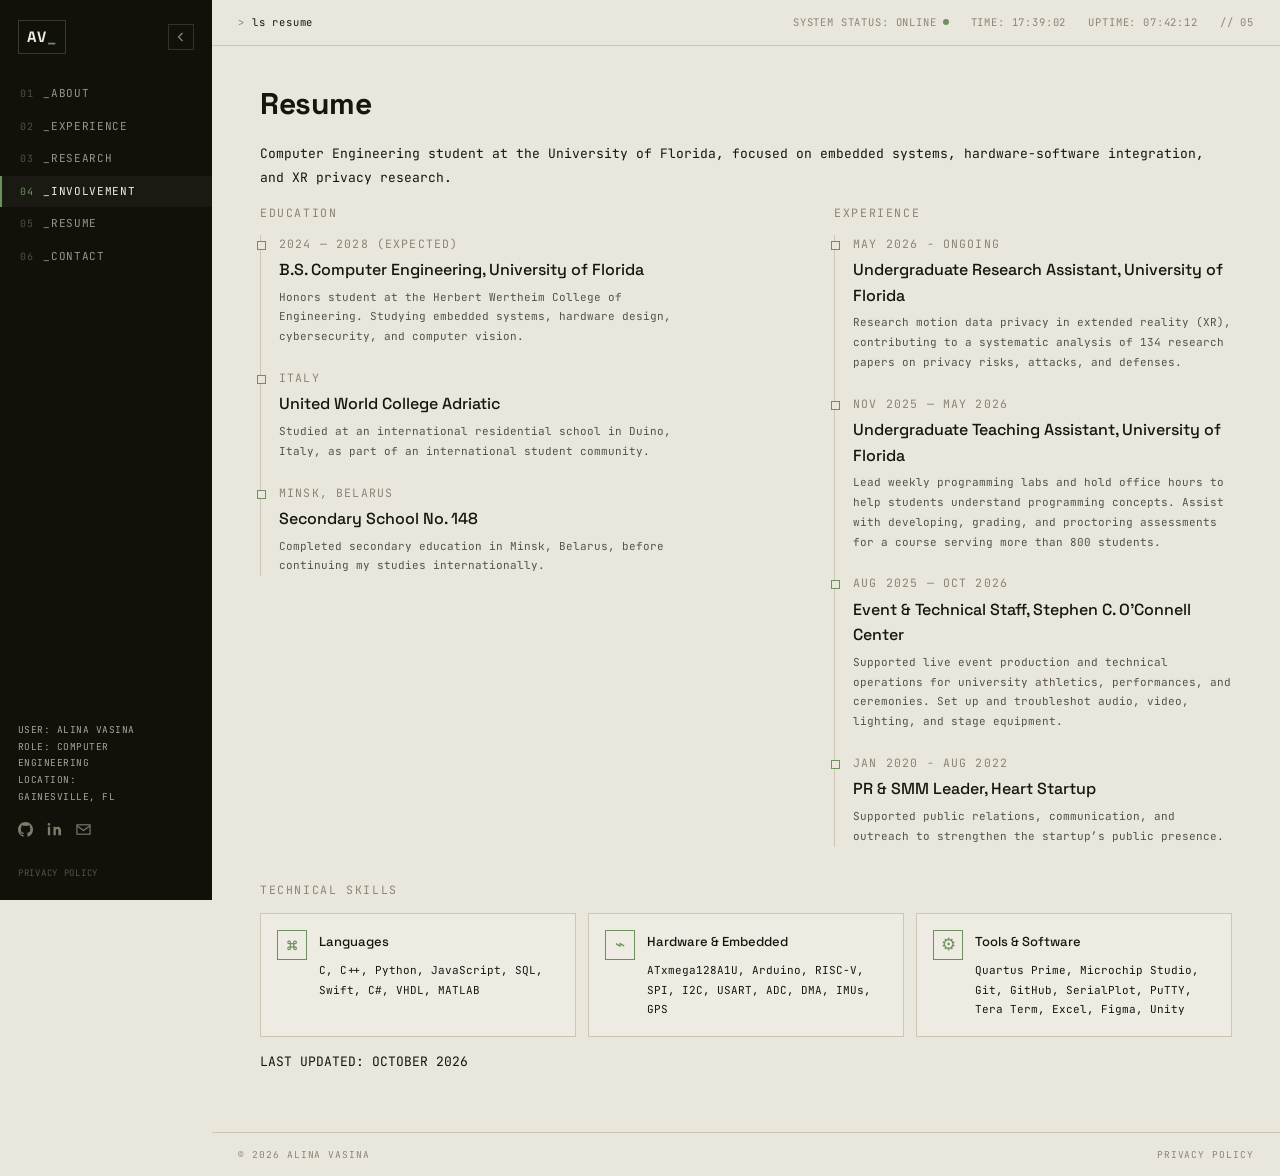
<file: resume/index.html>
<!DOCTYPE html>
<html lang="en">
<head>
<meta charset="utf-8">
<meta name="viewport" content="width=device-width, initial-scale=1">
<title>Involvement — Alina Vasina</title>
<meta name="description" content="Alina Vasina — computer engineering student in Gainesville, Florida. Projects, research and involvement.">
<link rel="preconnect" href="https://fonts.googleapis.com">
<link rel="preconnect" href="https://fonts.gstatic.com" crossorigin>
<link href="https://fonts.googleapis.com/css2?family=JetBrains+Mono:wght@400;500;700&family=Space+Grotesk:wght@500;700&display=swap" rel="stylesheet">
<link rel="stylesheet" href="../assets/css/style.css?v=2">
</head>

<body>

<div class="shell" id="shell">
  <aside class="sidebar" id="sidebar">
    <div class="sb-inner">
      <div class="brand">
        <div class="brand-mark">AV<span class="caret">_</span></div>
        <button class="sb-toggle" id="closeBtn" aria-label="Hide menu" aria-expanded="true" aria-controls="sidebar">
          <svg width="12" height="12" viewBox="0 0 12 12" fill="none" stroke="currentColor" stroke-width="1.2"><path d="M7.5 2 3.5 6l4 4"/></svg>
        </button>
      </div>

      <nav class="nav" aria-label="Sections">
        <a href="../about/"><span class="idx">01</span>_ABOUT</a>
        <a href="../projects/"><span class="idx">02</span>_EXPERIENCE</a>
        <a href="../research/"><span class="idx">03</span>_RESEARCH</a>
        <a href="../involvement/" aria-current="page"><span class="idx">04</span>_INVOLVEMENT</a>
        <a href="../resume/"><span class="idx">05</span>_RESUME</a>
        <a href="../contact/"><span class="idx">06</span>_CONTACT</a>
      </nav>

      <div class="sb-foot">
        <div class="meta">
          <b>USER: ALINA VASINA</b>
          <b>ROLE: COMPUTER</b>
          <b>ENGINEERING</b>
          <b>LOCATION:</b>
          <b>GAINESVILLE, FL</b>
        </div>

        <div class="socials">
          <a href="https://github.com/bulbiyy" aria-label="GitHub"><svg width="15" height="15" viewBox="0 0 16 16" fill="currentColor"><path d="M8 0C3.6 0 0 3.6 0 8a8 8 0 0 0 5.5 7.6c.4.1.5-.2.5-.4v-1.4c-2.2.5-2.7-1-2.7-1-.4-.9-.9-1.2-.9-1.2-.7-.5.1-.5.1-.5.8.1 1.2.8 1.2.8.7 1.2 1.9.9 2.4.7.1-.5.3-.9.5-1.1-1.8-.2-3.6-.9-3.6-3.9 0-.9.3-1.6.8-2.1-.1-.2-.4-1 .1-2.1 0 0 .7-.2 2.2.8a7.5 7.5 0 0 1 4 0c1.5-1 2.2-.8 2.2-.8.5 1.1.2 1.9.1 2.1.5.5.8 1.2.8 2.1 0 3-1.8 3.7-3.6 3.9.3.3.5.8.5 1.5v2.2c0 .2.1.5.6.4A8 8 0 0 0 16 8c0-4.4-3.6-8-8-8Z"/></svg></a>
          <a href="https://www.linkedin.com/in/alina-vasina/" aria-label="LinkedIn"><svg width="15" height="15" viewBox="0 0 16 16" fill="currentColor"><path d="M3.4 5H.9v9h2.5V5ZM2.1 1a1.5 1.5 0 1 0 0 3 1.5 1.5 0 0 0 0-3ZM15 9.3C15 6.6 13.6 5 11.6 5c-1.1 0-1.9.6-2.3 1.2V5H6.9v9h2.5V9.4c0-1.1.4-1.9 1.4-1.9s1.3.8 1.3 1.9V14H15V9.3Z"/></svg></a>
          <a href="mailto:alina.andreevna.vasina@gmail.com" aria-label="Email"><svg width="15" height="15" viewBox="0 0 16 16" fill="none" stroke="currentColor" stroke-width="1.2"><rect x="1" y="3" width="14" height="10"/><path d="m1 4 7 5 7-5"/></svg></a>
        </div>

        <div class="sb-legal"><a href="../privacy/">PRIVACY POLICY</a></div>
      </div>
    </div>
  </aside>

  <button class="scrim" id="scrim" tabindex="-1" aria-hidden="true"></button>

  <div class="main">
    <header class="topbar">
      <button class="topbar-toggle" id="openBtn" aria-label="Show menu" aria-expanded="false" aria-controls="sidebar">
        <svg width="14" height="12" viewBox="0 0 14 12" fill="none" stroke="currentColor" stroke-width="1.3"><path d="M0 1h14M0 6h14M0 11h14"/></svg>
      </button>

      <div class="path"><span class="p">&gt;</span> ls resume</div>
      <div class="pagename">RESUME</div>

      <div class="right">
        <span>SYSTEM STATUS: ONLINE<span class="status-dot"></span></span>
        <span>TIME: <span id="clock">--:--:--</span></span>
        <span>UPTIME: <span id="uptime">--:--:--</span></span>
        <span>// 05</span>
      </div>
    </header>
    <main class="view resume-view">

      <div class="resume-intro">
        <div>
          <h1 class="h2">Resume</h1>
          <p>Computer Engineering student at the University of Florida, focused on embedded systems, hardware-software integration, and XR privacy research.</p>
        </div>
      </div>

      <div class="two">

        <div>
          <section>
            <div class="label">EDUCATION</div>

            <div class="tl">
              <div class="e">
                <div class="when">2024 — 2028 (EXPECTED)</div>
                <h4>B.S. Computer Engineering, University of Florida</h4>
                <p>Honors student at the Herbert Wertheim College of Engineering. Studying embedded systems, hardware design, cybersecurity, and computer vision.</p>
              </div>

              <div class="e">
                <div class="when">ITALY</div>
                <h4>United World College Adriatic</h4>
                <p>Studied at an international residential school in Duino, Italy, as part of an international student community.</p>
              </div>

              <div class="e">
                <div class="when">MINSK, BELARUS</div>
                <h4>Secondary School No. 148</h4>
                <p>Completed secondary education in Minsk, Belarus, before continuing my studies internationally.</p>
              </div>
            </div>
          </section>
        </div>

        <div>
          <section>
            <div class="label">EXPERIENCE</div>

            <div class="tl">
              <div class="e">
                <div class="when">MAY 2026 - ONGOING</div>
                <h4>Undergraduate Research Assistant, University of Florida</h4>
                <p>Research motion data privacy in extended reality (XR), contributing to a systematic analysis of 134 research papers on privacy risks, attacks, and defenses.</p>
              </div>

              <div class="e">
                <div class="when">NOV 2025 — MAY 2026</div>
                <h4>Undergraduate Teaching Assistant, University of Florida</h4>
                <p>Lead weekly programming labs and hold office hours to help students understand programming concepts. Assist with developing, grading, and proctoring assessments for a course serving more than 800 students.</p>
              </div>

              <div class="e">
                <div class="when">AUG 2025 — OCT 2026</div>
                <h4>Event &amp; Technical Staff, Stephen C. O’Connell Center</h4>
                <p>Supported live event production and technical operations for university athletics, performances, and ceremonies. Set up and troubleshot audio, video, lighting, and stage equipment.</p>
              </div>

              <div class="e">
                <div class="when">JAN 2020 - AUG 2022</div>
                <h4>PR &amp; SMM Leader, Heart Startup</h4>
                <p>Supported public relations, communication, and outreach to strengthen the startup’s public presence.</p>
              </div>
            </div>
          </section>
        </div>

      </div>

      <section class="resume-skills-section">
        <div class="label">TECHNICAL SKILLS</div>

        <div class="resume-skills">

          <div class="skill-card">
            <div class="skill-icon" aria-hidden="true">⌘</div>
            <div class="skill-content">
              <h4>Languages</h4>
              <p>C, C++, Python, JavaScript, SQL, Swift, C#, VHDL, MATLAB</p>
            </div>
          </div>

          <div class="skill-card">
            <div class="skill-icon" aria-hidden="true">⌁</div>
            <div class="skill-content">
              <h4>Hardware &amp; Embedded</h4>
              <p>ATxmega128A1U, Arduino, RISC-V, SPI, I2C, USART, ADC, DMA, IMUs, GPS</p>
            </div>
          </div>

          <div class="skill-card">
            <div class="skill-icon" aria-hidden="true">⚙</div>
            <div class="skill-content">
              <h4>Tools &amp; Software</h4>
              <p>Quartus Prime, Microchip Studio, Git, GitHub, SerialPlot, PuTTY, Tera Term, Excel, Figma, Unity</p>
            </div>
          </div>

        </div>
      </section>

      <p class="resume-note">LAST UPDATED: OCTOBER 2026</p>

    </main>

    <footer class="pagefoot">
      <span>© 2026 ALINA VASINA</span>
      <span></span>
      <span><a href="../privacy/">PRIVACY POLICY</a></span>
    </footer>

  </div>
</div>

<script src="../assets/js/site.js?v=2"></script>
</body>
</html>
</file>
<file: assets/css/style.css>
:root{
  --paper:#E9E6DB;
  --card:#F1EFE7;
  --ink:#16160F;
  --panel:#111109;
  --green:#6E8F5E;
  --line:#CCC6B4;
  --line-soft:#DCD7C7;
  --mute:#8B8578;
  --sidebar-w:212px;
}
*{box-sizing:border-box}
html,body{margin:0;padding:0}
body{
  background:var(--paper);
  color:var(--ink);
  font-family:"JetBrains Mono",ui-monospace,SFMono-Regular,Menlo,monospace;
  font-size:12px;
  line-height:1.6;
  -webkit-font-smoothing:antialiased;
}
::selection{background:var(--green);color:#fff}
a{color:inherit;text-decoration:none}
button{font:inherit;color:inherit;background:none;border:0;cursor:pointer}
:focus-visible{outline:2px solid var(--green);outline-offset:2px}
img{display:block;max-width:100%}

/* ---------- shell ---------- */
.shell{
  display:grid;
  grid-template-columns:var(--sidebar-w) minmax(0,1fr);
  min-height:100vh;
  transition:grid-template-columns .38s cubic-bezier(.4,0,.2,1);
}
.shell.collapsed{grid-template-columns:0 minmax(0,1fr)}

/* ---------- sidebar ---------- */
.sidebar{
  background:var(--panel);
  color:#CFCBBC;
  position:sticky;top:0;height:100vh;
  overflow:hidden;display:flex;flex-direction:column;min-width:0;
}
.sb-inner{
  width:var(--sidebar-w);height:100%;
  display:flex;flex-direction:column;
  padding:20px 0 18px;
  transition:opacity .2s .1s;
}
.shell.collapsed .sb-inner{opacity:0;transition:opacity .12s}
.brand{display:flex;align-items:center;justify-content:space-between;padding:0 18px 24px}
.brand-mark{
  font-family:"Space Grotesk",sans-serif;font-weight:700;font-size:15px;
  letter-spacing:.06em;color:#F0EEE4;border:1px solid #3A392E;padding:4px 8px;
}
.brand-mark .caret{color:var(--green);animation:blink 1.2s steps(1) infinite}
@keyframes blink{50%{opacity:0}}
.sb-toggle{width:26px;height:26px;border:1px solid #33322A;color:#8E8A7C;display:grid;place-items:center;flex:none}
.sb-toggle:hover{border-color:var(--green);color:var(--green)}

.nav{display:flex;flex-direction:column;gap:1px}
.nav a{
  display:flex;gap:10px;align-items:baseline;
  padding:7px 18px;color:#9A9587;font-size:11px;letter-spacing:.06em;
  border-left:2px solid transparent;
  transition:color .18s,border-color .18s,background .18s;
}
.nav .idx{color:#514F44;font-size:10px}
.nav a:hover{color:#E4E1D5;background:#1A1A12}
.nav a[aria-current="page"]{color:#F2F0E6;border-left-color:var(--green);background:#1A1A12}
.nav a[aria-current="page"] .idx{color:var(--green)}

.sb-foot{margin-top:auto;padding:0 18px;display:flex;flex-direction:column;gap:16px}
.meta{font-size:9.5px;line-height:1.75;color:#6E6B5E;letter-spacing:.05em}
.meta b{display:block;color:#A8A497;font-weight:400}
.socials{display:flex;gap:14px}
.socials a{color:#7E7A6C;display:block}
.socials a:hover{color:var(--green)}
.sb-legal a{font-size:9px;letter-spacing:.08em;color:#56544A}
.sb-legal a:hover{color:var(--green)}

/* inline menu button, lives in the top bar next to the page name */
.topbar-toggle{
  display:none;flex:none;width:30px;height:30px;margin-right:-4px;
  border:1px solid var(--line);color:#3E3D33;background:var(--card);
  place-items:center;
}
.shell.collapsed .topbar-toggle{display:grid}
.topbar-toggle:hover{border-color:var(--green);color:var(--green)}

/* drawer scrim (phones only) */
.scrim{
  display:none;position:fixed;inset:0;z-index:45;border:0;padding:0;
  background:rgba(14,14,9,.5);opacity:0;pointer-events:none;
  transition:opacity .3s;
}

/* ---------- main ---------- */
/* grid-column is pinned explicitly: on phones the sidebar switches to
   position:fixed and drops out of grid flow, which would otherwise leave
   .main as the lone item and auto-place it into track 1 (width 0) instead
   of track 2. */
.main{min-width:0;display:flex;flex-direction:column;grid-column:2}
.topbar{
  display:flex;align-items:center;justify-content:space-between;gap:16px;
  padding:14px 26px;border-bottom:1px solid var(--line);
  font-size:10.5px;letter-spacing:.08em;color:var(--mute);
  position:sticky;top:0;background:var(--paper);z-index:20;
}
.topbar .path{color:var(--ink)}
.topbar .path .p{color:var(--mute)}
.status-dot{display:inline-block;width:6px;height:6px;border-radius:50%;background:var(--green);margin-left:6px;vertical-align:1px}
.topbar .right{display:flex;gap:22px;margin-left:auto}
.pagename{display:none;font-family:"Space Grotesk",sans-serif;font-weight:500;font-size:13px;letter-spacing:.06em;color:var(--ink)}
.view{padding:34px 48px 44px;flex:1}
.prompt{font-size:11px;color:var(--mute);letter-spacing:.06em;margin-bottom:22px}
.prompt .c{color:var(--green)}
.pagefoot{
  display:flex;justify-content:space-between;gap:16px;flex-wrap:wrap;
  border-top:1px solid var(--line);padding:14px 26px;
  font-size:9.5px;letter-spacing:.1em;color:var(--mute);
}
.pagefoot a:hover{color:var(--green)}

/* ---------- shared bits ---------- */
.h2{font-family:"Space Grotesk",sans-serif;font-weight:700;font-size:30px;letter-spacing:-.01em;margin:0 0 14px}
.h3{font-family:"Space Grotesk",sans-serif;font-weight:500;font-size:17px;margin:0 0 8px;line-height:1.25}
.sub{color:#4A483D;font-size:12px;margin:0 0 16px;max-width:62ch;line-height:1.9}
.label{font-size:10px;letter-spacing:.14em;color:var(--mute);margin-bottom:12px}
.rule{height:1px;background:var(--line);width:34px;margin:2px 0}
.divider{height:1px;background:var(--line);border:0;margin:34px 0}
.tags{display:flex;gap:6px;flex-wrap:wrap;align-items:center}
.tag{border:1px solid var(--line);padding:3px 8px;font-size:8.5px;letter-spacing:.08em;color:#55534A;white-space:nowrap}
.tag.sw{border-color:#9DAF92;color:#4B6440}
.tag.hw{border-color:#B6A98D;color:#6A5C3C}
.chip{display:inline-block;border:1px solid var(--line);padding:5px 10px;font-size:9.5px;letter-spacing:.1em;background:var(--card)}
.chip .dot{display:inline-block;width:5px;height:5px;border-radius:50%;background:var(--green);margin-right:6px;vertical-align:1px}
.two{display:grid;grid-template-columns:minmax(0,1.15fr) minmax(0,.85fr);gap:36px;align-items:start}
.btn{
  display:inline-flex;align-items:center;gap:26px;
  padding:12px 18px;background:var(--card);border:1px solid var(--line);
  box-shadow:3px 3px 0 rgba(22,22,15,.14);
  font-size:11px;letter-spacing:.14em;
  transition:transform .15s,box-shadow .15s;
}
.btn:hover{transform:translate(-1px,-1px);box-shadow:5px 5px 0 rgba(22,22,15,.18)}
.btn:active{transform:translate(2px,2px);box-shadow:1px 1px 0 rgba(22,22,15,.14)}

/* photo with tape */

.photo {position: relative;}
.photo img,
.photo svg {width: 100%; height: auto; border: 1px solid var(--line-soft); filter: none; -webkit-filter: none;}
.tape {position: absolute; z-index: 10; width: 64px; height: 20px; background: rgba(224,219,200,.78); border: 1px solid rgba(160,154,134,.5); box-shadow: 0 1px 2px rgba(0,0,0,.08); pointer-events: none;}
.tape.tl {top: -9px; left: -14px; transform: rotate(-24deg);}
.tape.br {bottom: -9px; right: -14px; transform: rotate(-24deg);}
.info {background: var(--card); border: 1px solid var(--line-soft); padding: 14px 16px; margin-top: 20px; display: flex; flex-direction: column; gap: 13px;}
.info .r {display: flex; gap: 12px; align-items: flex-start;}
.info .r svg {flex: none; margin-top: 2px; color: #5E5C50;}
.info .k {font-size: 9px; letter-spacing: .14em; color: var(--mute);}
.info .v {font-size: 11px;color: #2C2B23;}

/* ---------- projects ---------- */
.toolbar{
  display:grid;grid-template-columns:minmax(0,1fr) auto;gap:16px;align-items:center;
  border:1px solid var(--line-soft);background:var(--card);padding:12px 14px;margin-bottom:8px;
}
.search{display:flex;align-items:center;gap:10px}
.search svg{color:var(--mute);flex:none}
.search input{
  width:100%;border:0;background:transparent;font:inherit;color:var(--ink);
  font-size:12px;padding:2px 0;
}
.search input::placeholder{color:var(--mute)}
.filters{display:flex;gap:6px;flex-wrap:wrap;justify-content:flex-end}
.filters button{
  border:1px solid var(--line);padding:4px 9px;font-size:9px;letter-spacing:.08em;color:#55534A;
  transition:background .15s,color .15s,border-color .15s;
}
.filters button:hover{border-color:#B3AD99}
.filters button[aria-pressed="true"]{background:var(--green);border-color:var(--green);color:#F3F1E8}
.count{font-size:9.5px;letter-spacing:.1em;color:var(--mute);margin:0 0 18px;text-align:right}

.rows{display:flex;flex-direction:column;gap:14px}
.row{
  display:grid;grid-template-columns:200px minmax(0,1fr);gap:0;
  background:var(--card);border:1px solid var(--line-soft);
  width:100%;text-align:left;transition:border-color .18s;
}
.row:hover{border-color:#B3AD99}
.row .shot{background:#DEDACD;border-right:1px solid var(--line-soft);overflow:hidden}
.row .shot img{width:100%;height:100%;object-fit:cover;}
.row .rbody{padding:16px 18px;display:flex;flex-direction:column;gap:9px;min-width:0}
.row .rhead{display:flex;align-items:baseline;gap:12px}
.row .year{margin-left:auto;font-size:9.5px;color:var(--mute);letter-spacing:.1em}
.row p{margin:0;font-size:11px;color:#55534A;line-height:1.8;max-width:70ch}
.row .rfoot{display:flex;align-items:center;gap:10px;margin-top:auto;padding-top:4px}
.row .open{margin-left:auto;font-size:9.5px;letter-spacing:.1em;color:var(--mute);display:flex;align-items:center;gap:8px}
.row:hover .open{color:var(--green)}
.empty{border:1px dashed var(--line);padding:26px;text-align:center;color:var(--mute);font-size:11px}
.empty.hide{display:none}

/* ---------- involvement ---------- */
.inv{display:grid;grid-template-columns:minmax(0,.85fr) minmax(0,1.15fr);gap:30px;align-items:center;width:100%;text-align:left}
.inv.flip .inv-media{order:2}
.inv .inv-media img{width:100%; height:auto; max-height:240px; aspect-ratio:auto;  object-fit:contain; border:none;
}.inv .role{font-size:9.5px;letter-spacing:.12em;color:var(--green);margin-bottom:8px}
.inv .when{font-size:9.5px;letter-spacing:.1em;color:var(--mute);margin-bottom:12px}
.inv:hover .inv-media img{border-color:#B3AD99}
.inv .more{display:inline-flex;align-items:center;gap:10px;font-size:9.5px;letter-spacing:.1em;color:var(--mute);margin-top:14px}
.inv:hover .more{color:var(--green)}

/* ---------- research ---------- */
.scholar{
  display:flex;align-items:center;gap:18px;flex-wrap:wrap;
  border:1px solid var(--line-soft);background:var(--card);padding:16px 18px;margin-bottom:28px;
}
.scholar .k{font-size:9px;letter-spacing:.14em;color:var(--mute)}
.scholar .v{font-size:13px;margin-top:6px}
.scholar .btn{margin-left:auto}
.notebook{display:grid;grid-template-columns:repeat(2,minmax(0,1fr));gap:16px}
.entry{
  background:var(--card);border:1px solid var(--line-soft);padding:18px 20px;
  position:relative;display:flex;flex-direction:column;gap:10px;
}
.entry::after{
  content:"";position:absolute;top:0;right:0;border-width:0 14px 14px 0;
  border-style:solid;border-color:var(--paper) var(--paper) var(--line-soft) var(--line-soft);
}
.entry .when{font-size:9.5px;letter-spacing:.1em;color:var(--mute)}
.entry p{margin:0;font-size:11px;color:#55534A;line-height:1.8}
.entry.slot{border-style:dashed;background:transparent;color:var(--mute);min-height:150px;justify-content:center;align-items:center;text-align:center}
.entry.slot .plus{font-size:20px;color:var(--line)}
.status-line{display:flex;gap:10px;align-items:center;font-size:9.5px;letter-spacing:.1em;color:var(--mute)}
.status-line .bar{flex:1;height:1px;background:var(--line)}

/* ---------- resume ---------- */
.tl{border-left:1px solid var(--line);padding-left:18px;display:flex;flex-direction:column;gap:22px;margin-top:6px}
.tl .e{position:relative}
.tl .e::before{content:"";position:absolute;left:-22px;top:6px;width:7px;height:7px;background:var(--paper);border:1px solid var(--green)}
.tl .when{font-size:9.5px;letter-spacing:.1em;color:var(--mute)}
.tl h4{font-family:"Space Grotesk",sans-serif;font-weight:500;font-size:14px;margin:4px 0 5px}
.tl p{margin:0;font-size:11px;color:#55534A;line-height:1.8;max-width:56ch}

/* ---------- contact / privacy ---------- */
.contact-grid{display:grid;grid-template-columns:repeat(2,minmax(0,1fr));gap:16px;margin-top:8px}
.cbox{background:var(--card);border:1px solid var(--line-soft);padding:16px 18px;display:block}
.cbox .k{font-size:9px;letter-spacing:.14em;color:var(--mute)}
.cbox .v{font-size:13px;margin-top:12px}
.cbox:hover{border-color:var(--green)}
.log{background:var(--panel);color:#BFBBAC;padding:14px 16px;font-size:10px;line-height:2}
.log .h{color:#6E6B5E;letter-spacing:.08em;margin-bottom:6px}
.prose{max-width:74ch}
.prose h3{font-family:"Space Grotesk",sans-serif;font-weight:500;font-size:14px;margin:26px 0 8px}
.prose p,.prose li{font-size:11.5px;color:#45443A;line-height:1.95}
.prose ul{padding-left:18px;margin:8px 0}

/* ---------- modal ---------- */
.modal[hidden]{display:none}
.modal{
  position:fixed;inset:0;z-index:80;display:grid;place-items:center;padding:24px;
  background:rgba(14,14,9,.55);
}
.modal-box{
  background:var(--paper);border:1px solid var(--line);width:min(760px,100%);
  max-height:86vh;overflow:auto;position:relative;
}
.modal-head{
  display:flex;align-items:center;gap:14px;padding:14px 18px;
  border-bottom:1px solid var(--line);position:sticky;top:0;background:var(--paper);
}
.modal-head .mt{font-size:10.5px;letter-spacing:.08em;color:var(--mute)}
.modal-close{margin-left:auto;width:26px;height:26px;border:1px solid var(--line);display:grid;place-items:center}
.modal-close:hover{border-color:var(--green);color:var(--green)}
.modal-body{padding:22px 24px 28px}
.modal-body p{font-size:11.5px;color:#45443A;line-height:1.95;max-width:66ch}
.gallery{display:grid;grid-template-columns:repeat(3,minmax(0,1fr));gap:10px;margin-top:18px}
.gallery img{width:100%;aspect-ratio:4/3;object-fit:cover;border:1px solid var(--line-soft);}
.specs{display:grid;grid-template-columns:repeat(3,minmax(0,1fr));border:1px solid var(--line-soft);margin-top:18px}
.specs div{padding:11px 13px;border-right:1px solid var(--line-soft)}
.specs div:last-child{border-right:0}
.specs .k{font-size:9px;letter-spacing:.12em;color:var(--mute)}
.specs .v{font-family:"Space Grotesk",sans-serif;font-size:15px;margin-top:5px}

/* ---------- responsive ---------- */
@media (max-width:1080px){
  .two{grid-template-columns:1fr}
  .notebook{grid-template-columns:repeat(2,minmax(0,1fr))}
  .inv{grid-template-columns:1fr;gap:18px}
  .inv.flip .inv-media{order:0}
}
/* ===================================================================
   PHONE VERSION — everything below 760px switches to the mobile shell
   =================================================================== */
@media (max-width:760px){
  :root{--sidebar-w:min(82vw,290px)}
  body{font-size:12.5px}

  /* menu becomes a slide-in drawer over the content */
  .shell{grid-template-columns:0 minmax(0,1fr)}
  .sidebar{
    position:fixed;left:0;top:0;z-index:50;width:var(--sidebar-w);
    transform:translateX(-100%);
    transition:transform .34s cubic-bezier(.4,0,.2,1);
  }
  .shell:not(.collapsed) .sidebar{transform:none}
  .shell.collapsed .sb-inner{opacity:1}
  .sb-inner{padding-bottom:calc(18px + env(safe-area-inset-bottom))}
  .nav a{padding:12px 18px;font-size:12px}
  .sb-foot{gap:18px}
  .scrim{display:block}
  .shell:not(.collapsed) .scrim{opacity:1;pointer-events:auto}

  /* compact app bar: menu button, then the page name */
  .topbar{padding:10px 14px;gap:12px}
  .topbar-toggle{display:grid}
  .topbar .path{display:none}
  .pagename{display:block}
  .topbar .right{gap:0}
  .topbar .right span{display:none}
  .topbar .right span:first-child{
    display:block;width:8px;height:8px;border-radius:50%;background:var(--green);
    font-size:0;color:transparent;overflow:hidden;
  }
  .topbar .right span:first-child .status-dot{display:none}

  .view{padding:22px 16px 34px}
  .h2{font-size:24px}
  .sub{font-size:12px;line-height:1.85}
  .two{grid-template-columns:1fr;gap:26px}

  /* about: photo first, then the text */
  .two > div:last-child{order:-1}
  .photo{max-width:320px;margin:0 auto}

  /* projects: stacked cards, sticky search, swipeable filter strip */
  .toolbar{
    grid-template-columns:1fr;gap:12px;position:sticky;top:51px;z-index:15;
    margin-left:-16px;margin-right:-16px;border-left:0;border-right:0;
    padding:12px 16px;
  }
  .search input{font-size:16px} /* stops iOS zooming on focus */
  .filters{
    justify-content:flex-start;flex-wrap:nowrap;overflow-x:auto;
    margin:0 -16px;padding:0 16px 2px;scrollbar-width:none;
  }
  .filters::-webkit-scrollbar{display:none}
  .filters button{padding:8px 12px;font-size:9.5px;flex:none}
  .count{text-align:left}
  .row{grid-template-columns:1fr}
  .row .shot{border-right:0;border-bottom:1px solid var(--line-soft);height:180px}
  .row .rbody{padding:14px 16px 16px}
  .row .rhead{flex-wrap:wrap;gap:6px}
  .row .year{margin-left:0;width:100%;order:-1}
  .row .open{font-size:9px}

  /* involvement: single column, image always on top */
  .inv{grid-template-columns:1fr;gap:16px}
  .inv.flip .inv-media{order:0}
  .inv .inv-media img{aspect-ratio:16/10}
  .divider{margin:26px 0}

  /* research + resume */
  .notebook{grid-template-columns:1fr}
  .scholar{flex-direction:column;align-items:flex-start;gap:14px}
  .scholar .btn{margin-left:0;width:100%;justify-content:space-between}
  .tl{gap:20px}

  .contact-grid{grid-template-columns:1fr}
  .gallery{grid-template-columns:repeat(2,minmax(0,1fr))}
  .specs{grid-template-columns:1fr}
  .specs div{border-right:0;border-bottom:1px solid var(--line-soft)}
  .specs div:last-child{border-bottom:0}

  /* popups become bottom sheets */
  .modal{padding:0;align-items:flex-end}
  .modal-box{
    width:100%;max-height:92vh;border-left:0;border-right:0;border-bottom:0;
    animation:sheet .3s cubic-bezier(.2,.8,.3,1) both;
  }
  .modal-head{padding:14px 16px}
  .modal-close{width:34px;height:34px}
  .modal-body{padding:18px 16px calc(28px + env(safe-area-inset-bottom))}

  .pagefoot{flex-direction:column;gap:6px;padding:16px}
}
@keyframes sheet{from{transform:translateY(24px);opacity:.4}to{transform:none;opacity:1}}

@media (max-width:420px){
  .h2{font-size:21px}
  .row .shot{height:150px}
  .gallery{grid-template-columns:1fr}
}

@media (prefers-reduced-motion:reduce){
  *{animation-duration:.01ms !important;transition-duration:.01ms !important}
}

/* ---------- interaction affordances ---------- */
[hidden]{display:none !important}
.row[role="button"],.inv[role="button"]{cursor:pointer}
.row .rhead .h3{margin:0}
.inv .h3{margin:0 0 6px}


/* Resume technical skills */
.resume-skills-section {
  margin-top: 34px;
}

.resume-skills {
  display: grid;
  grid-template-columns: repeat(3, minmax(0, 1fr));
  gap: 12px;
  margin-top: 14px;
}

.skill-card {
  display: flex;
  align-items: flex-start;
  gap: 12px;
  min-width: 0;
  padding: 16px;
  border: 1px solid var(--line);
  background: rgba(255, 255, 255, 0.18);
}

.skill-icon {
  display: flex;
  align-items: center;
  justify-content: center;
  flex: 0 0 30px;
  width: 30px;
  height: 30px;
  border: 1px solid var(--green);
  color: var(--green);
  font-size: 17px;
}

.skill-content {
  min-width: 0;
}

.skill-content h4 {
  margin: 2px 0 8px;
  font-family: "Space Grotesk", sans-serif;
  font-size: 13px;
  font-weight: 500;
}

.skill-content p {
  margin: 0;
  font-size: 11px;
  line-height: 1.8;
  overflow-wrap: anywhere;
}

@media (max-width: 760px) {
  .resume-skills {
    grid-template-columns: 1fr;
  }
}

/* try bigger font */

body {
  font-size: 14px;
}

p {
  font-size: 13px;
  line-height: 1.9;
}

.tl h4 {
  font-size: 16px;
}

.tl .when {
  font-size: 11.5px;
}

.label {
  font-size: 11.5px;
}
</file>
